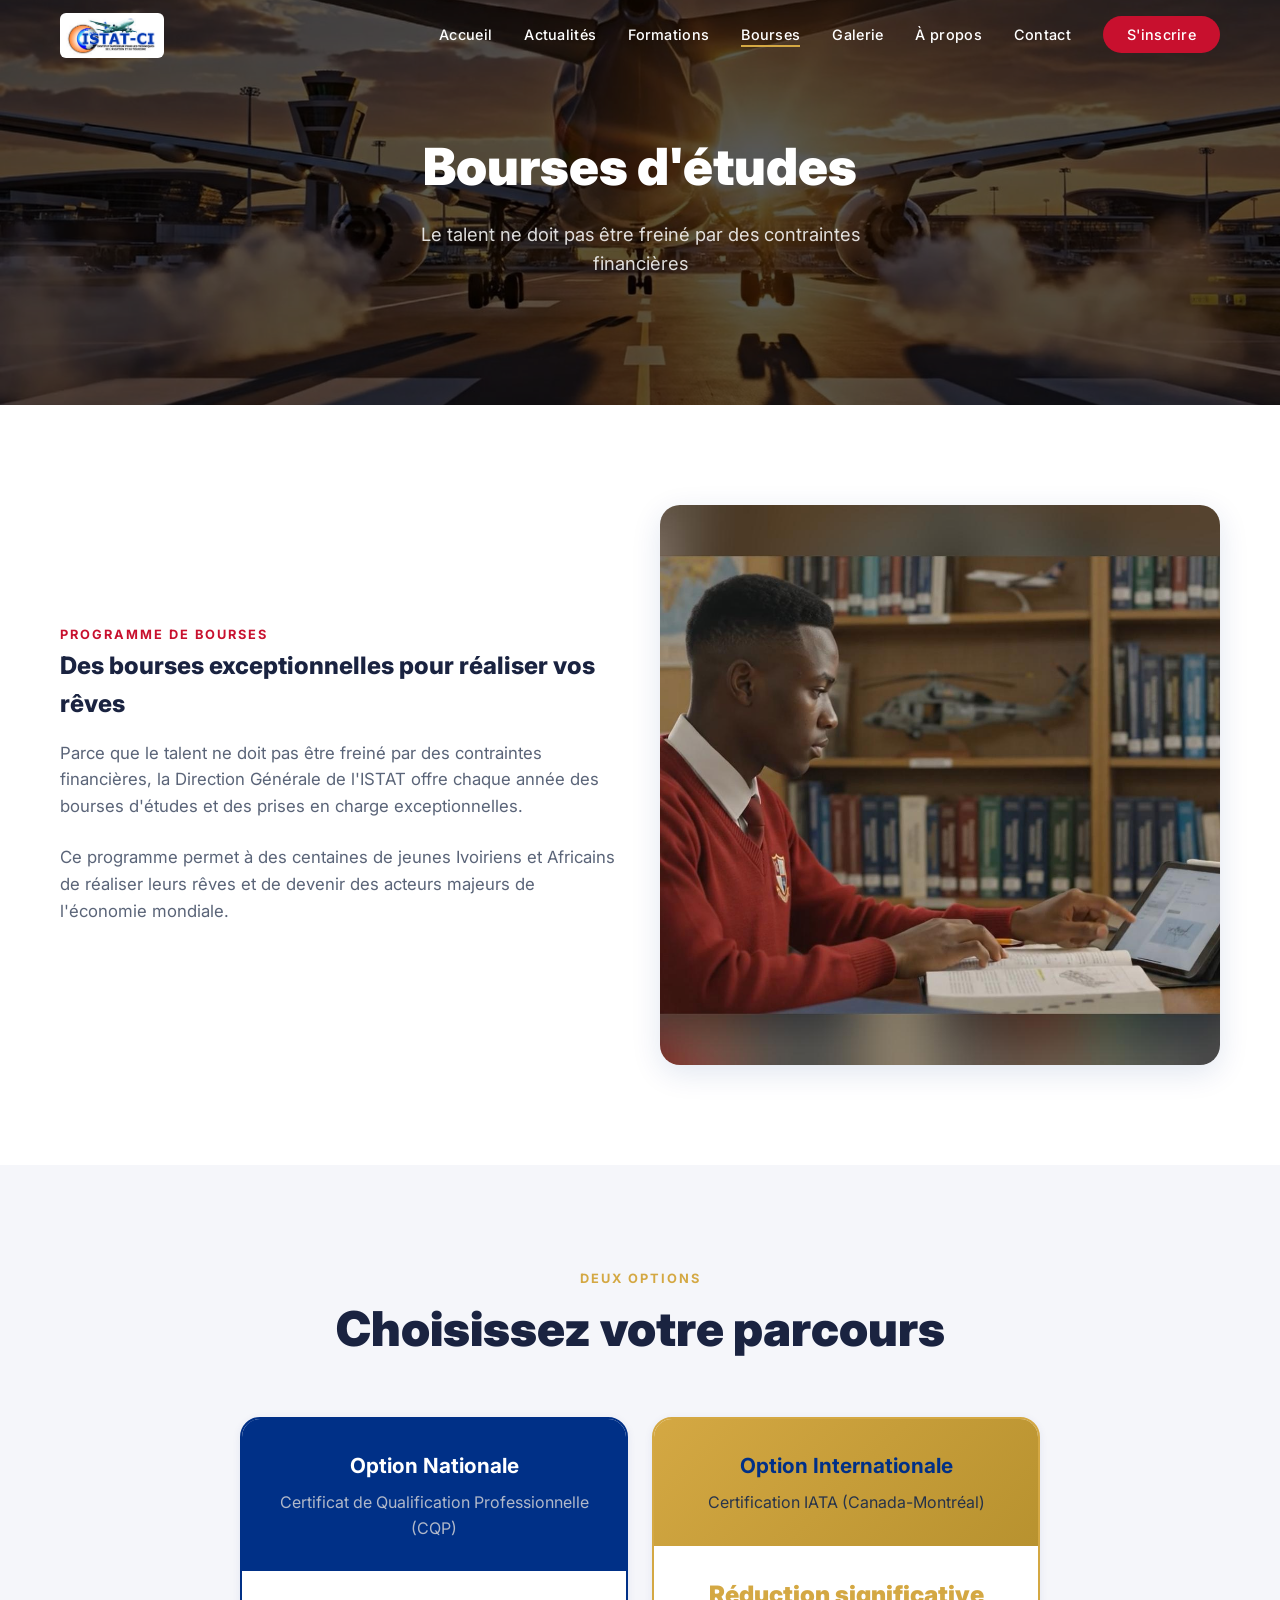
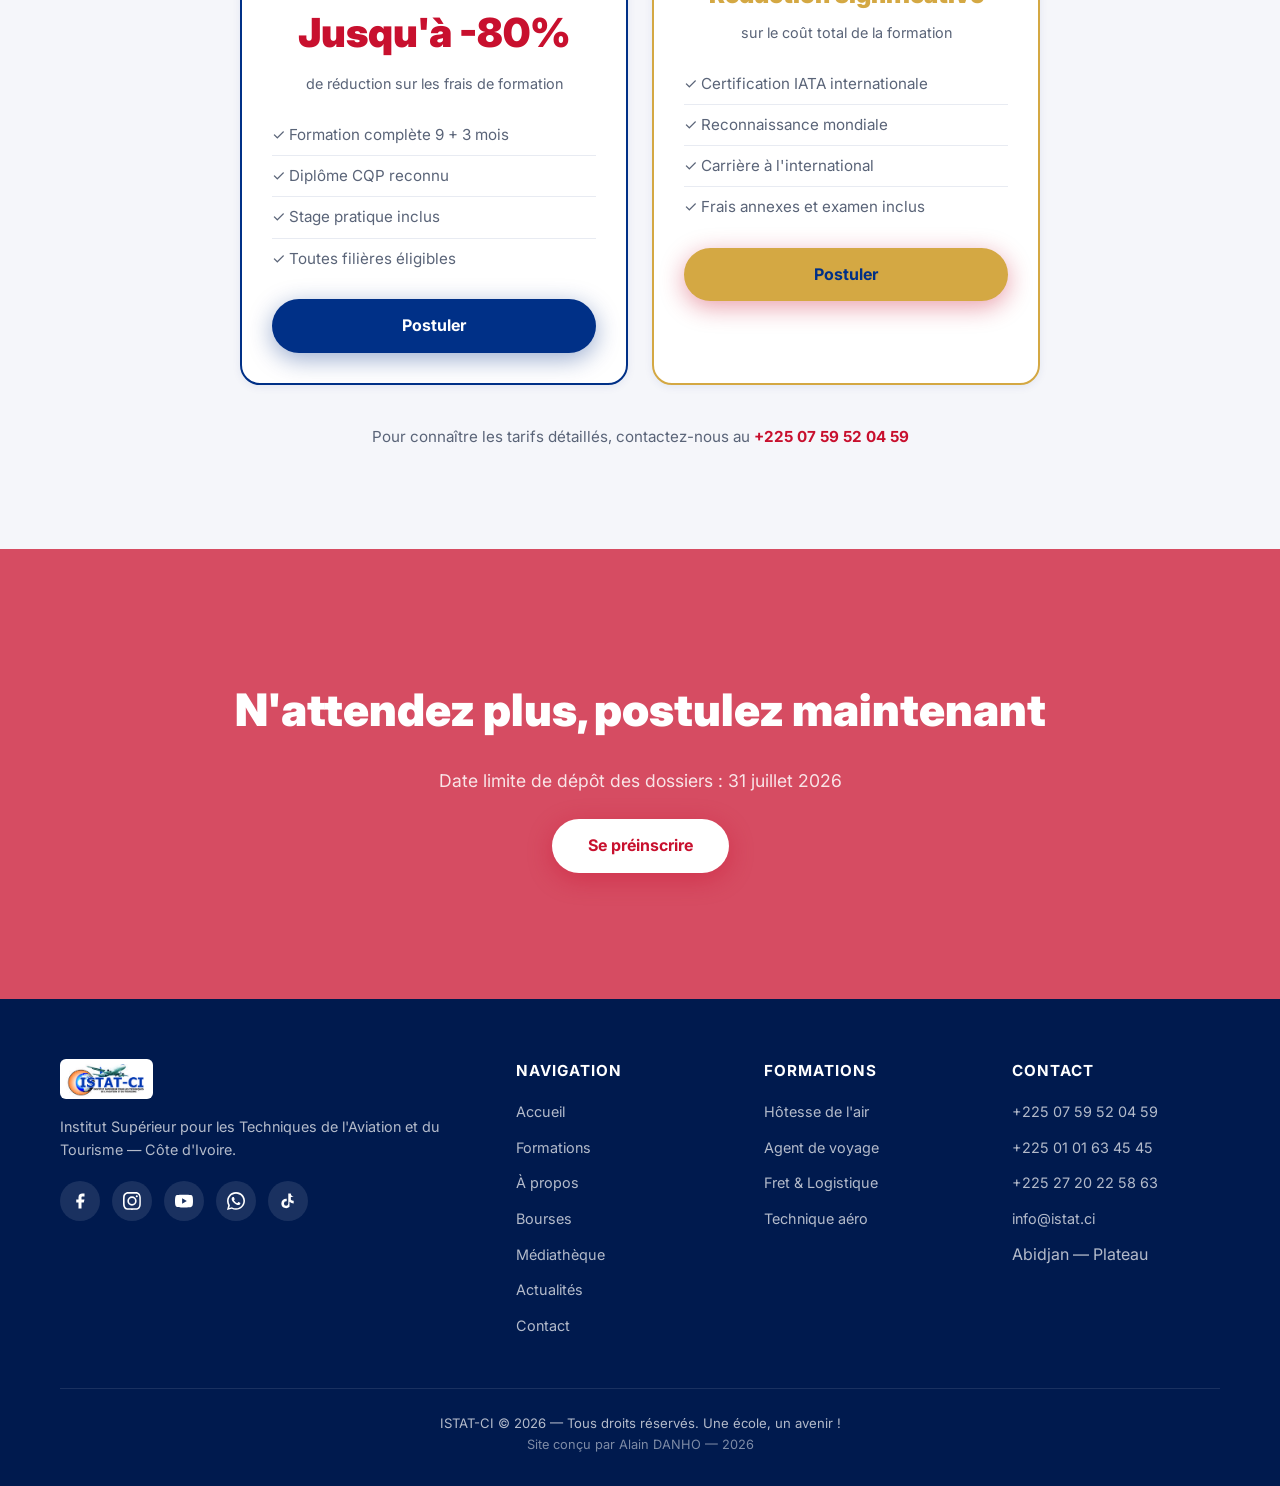
<file: pages/bourses.html>
<!DOCTYPE html>
<html lang="fr">
<head>
  <meta charset="UTF-8">
  <meta name="viewport" content="width=device-width, initial-scale=1.0">
  <title>Bourses d'études — ISTAT-CI</title>
  <meta name="description" content="Bénéficiez de bourses d'études exceptionnelles à l'ISTAT-CI. Option nationale CQP et certification internationale IATA.">
  <link rel="preconnect" href="https://fonts.googleapis.com">
  <link rel="preconnect" href="https://fonts.gstatic.com" crossorigin>
  <link href="https://fonts.googleapis.com/css2?family=Inter:wght@400;500;600;700;800;900&display=swap" rel="stylesheet">
  <link rel="stylesheet" href="../css/style.css">
</head>
<body>

<div class="nav-overlay"></div>
<nav class="navbar solid">
  <div class="container">
    <a href="../index.html" class="nav-logo"><img src="../assets/images/logo.jpg" alt="ISTAT-CI"></a>
    <ul class="nav-links">
      <li><a href="../index.html">Accueil</a></li>
      <li><a href="actualites.html">Actualités</a></li>
      <li><a href="formations.html">Formations</a></li>
      <li><a href="bourses.html" class="active">Bourses</a></li>
      <li><a href="mediatheque.html">Galerie</a></li>
      <li><a href="a-propos.html">À propos</a></li>
      <li><a href="contact.html">Contact</a></li>
      <li><a href="preinscription.html" class="nav-cta">S'inscrire</a></li>
    </ul>
    <button class="nav-toggle" aria-label="Menu"><span></span><span></span><span></span></button>
  </div>
</nav>

<div class="page-header">
  <div class="page-header-bg" style="background-image:url('../assets/images/avion_atterrissage.jpg');"></div>
  <div class="page-header-content">
    <h1>Bourses d'études</h1>
    <p>Le talent ne doit pas être freiné par des contraintes financières</p>
  </div>
</div>

<!-- INTRO BOURSES -->
<section>
  <div class="container">
    <div class="transform-grid">
      <div class="transform-text reveal-left">
        <span class="label" style="color:var(--red);font-size:0.8rem;font-weight:700;text-transform:uppercase;letter-spacing:2px;">Programme de bourses</span>
        <h3>Des bourses exceptionnelles pour réaliser vos rêves</h3>
        <p>Parce que le talent ne doit pas être freiné par des contraintes financières, la Direction Générale de l'ISTAT offre chaque année des bourses d'études et des prises en charge exceptionnelles.</p>
        <p>Ce programme permet à des centaines de jeunes Ivoiriens et Africains de réaliser leurs rêves et de devenir des acteurs majeurs de l'économie mondiale.</p>
      </div>
      <div class="transform-image reveal-right">
        <img src="../assets/images/etudiant_etude.jpg" alt="Étudiant boursier ISTAT-CI" loading="lazy" srcset="../assets/images/small/etudiant_etude.jpg 400w, ../assets/images/medium/etudiant_etude.jpg 800w, ../assets/images/etudiant_etude.jpg 1600w" sizes="(max-width: 480px) 400px, (max-width: 1024px) 800px, 1600px">
      </div>
    </div>
  </div>
</section>

<!-- OPTIONS -->
<section class="section-light">
  <div class="container">
    <div class="section-header reveal">
      <span class="label">Deux options</span>
      <h2>Choisissez votre parcours</h2>
    </div>
    <div class="formations-grid" style="max-width:800px;margin:0 auto;">
      <div class="formation-card reveal" style="text-align:center;border:2px solid var(--navy);">
        <div style="background:var(--navy);color:var(--white);padding:30px;">
          <h3 style="color:var(--white);font-size:1.3rem;">Option Nationale</h3>
          <p style="color:var(--gray-300);margin-top:8px;">Certificat de Qualification Professionnelle (CQP)</p>
        </div>
        <div class="formation-card-body" style="padding:30px;">
          <div style="font-size:2.5rem;font-weight:900;color:var(--red);margin-bottom:8px;">Jusqu'à -80%</div>
          <p style="color:var(--gray-600);">de réduction sur les frais de formation</p>
          <ul style="text-align:left;margin-top:20px;list-style:none;">
            <li style="padding:8px 0;border-bottom:1px solid var(--gray-100);color:var(--gray-600);font-size:0.95rem;">✓ Formation complète 9 + 3 mois</li>
            <li style="padding:8px 0;border-bottom:1px solid var(--gray-100);color:var(--gray-600);font-size:0.95rem;">✓ Diplôme CQP reconnu</li>
            <li style="padding:8px 0;border-bottom:1px solid var(--gray-100);color:var(--gray-600);font-size:0.95rem;">✓ Stage pratique inclus</li>
            <li style="padding:8px 0;color:var(--gray-600);font-size:0.95rem;">✓ Toutes filières éligibles</li>
          </ul>
          <a href="preinscription.html" class="btn btn-navy mt-20" style="width:100%;justify-content:center;">Postuler</a>
        </div>
      </div>
      <div class="formation-card reveal" style="text-align:center;border:2px solid var(--gold);">
        <div style="background:linear-gradient(135deg,var(--gold),#B8922F);color:var(--navy);padding:30px;">
          <h3 style="color:var(--navy);font-size:1.3rem;">Option Internationale</h3>
          <p style="color:var(--navy-dark);margin-top:8px;opacity:0.8;">Certification IATA (Canada-Montréal)</p>
        </div>
        <div class="formation-card-body" style="padding:30px;">
          <div style="font-size:1.5rem;font-weight:900;color:var(--gold);margin-bottom:8px;">Réduction significative</div>
          <p style="color:var(--gray-600);">sur le coût total de la formation</p>
          <ul style="text-align:left;margin-top:20px;list-style:none;">
            <li style="padding:8px 0;border-bottom:1px solid var(--gray-100);color:var(--gray-600);font-size:0.95rem;">✓ Certification IATA internationale</li>
            <li style="padding:8px 0;border-bottom:1px solid var(--gray-100);color:var(--gray-600);font-size:0.95rem;">✓ Reconnaissance mondiale</li>
            <li style="padding:8px 0;border-bottom:1px solid var(--gray-100);color:var(--gray-600);font-size:0.95rem;">✓ Carrière à l'international</li>
            <li style="padding:8px 0;color:var(--gray-600);font-size:0.95rem;">✓ Frais annexes et examen inclus</li>
          </ul>
          <a href="preinscription.html" class="btn btn-primary mt-20" style="width:100%;justify-content:center;background:var(--gold);color:var(--navy);">Postuler</a>
        </div>
      </div>
    </div>
    <p class="text-center mt-40 reveal" style="color:var(--gray-600);font-size:0.95rem;">Pour connaître les tarifs détaillés, contactez-nous au <a href="tel:+2250759520459" style="color:var(--red);font-weight:700;">+225 07 59 52 04 59</a></p>
  </div>
</section>

<!-- CTA -->
<div class="parallax-section">
  <div class="parallax-bg" style="background-image:url('../assets/images/hotesse_avion.jpg'); background-position: center 25%;"></div>
  <div class="parallax-overlay" style="background:rgba(200,16,46,0.75);"></div>
  <div class="parallax-content reveal">
    <h2>N'attendez plus, postulez maintenant</h2>
    <p style="color:rgba(255,255,255,0.85);font-size:1.1rem;margin-bottom:24px;">Date limite de dépôt des dossiers : 31 juillet 2026</p>
    <a href="preinscription.html" class="btn btn-primary" style="background:var(--white);color:var(--red);">Se préinscrire</a>
  </div>
</div>

<!-- FOOTER -->
<!-- Site realise par Alain DANHO - Tel: +225 05 54 43 97 64 -->
<footer class="footer">
  <div class="container">
    <div class="footer-grid">
      <div class="footer-brand">
        <img src="../assets/images/logo.jpg" alt="ISTAT-CI">
        <p>Institut Supérieur pour les Techniques de l'Aviation et du Tourisme — Côte d'Ivoire.</p>
        <div class="footer-social">
          <a href="https://www.facebook.com/profile.php?id=61577491554635" target="_blank" rel="noopener" aria-label="Facebook"><svg viewBox="0 0 24 24"><path d="M18 2h-3a5 5 0 0 0-5 5v3H7v4h3v8h4v-8h3l1-4h-4V7a1 1 0 0 1 1-1h3z"/></svg></a>
          <a href="https://www.instagram.com/istat.ci/" target="_blank" rel="noopener" aria-label="Instagram"><svg viewBox="0 0 24 24"><path d="M12 2.2c3.2 0 3.6 0 4.8.1 1.2.1 1.8.2 2.2.4.6.2 1 .5 1.4.9.4.4.7.8.9 1.4.2.4.4 1 .4 2.2.1 1.3.1 1.6.1 4.8s0 3.6-.1 4.8c-.1 1.2-.2 1.8-.4 2.2-.2.6-.5 1-.9 1.4-.4.4-.8.7-1.4.9-.4.2-1 .4-2.2.4-1.3.1-1.6.1-4.8.1s-3.6 0-4.8-.1c-1.2-.1-1.8-.2-2.2-.4-.6-.2-1-.5-1.4-.9-.4-.4-.7-.8-.9-1.4-.2-.4-.4-1-.4-2.2C2.2 15.6 2.2 15.2 2.2 12s0-3.6.1-4.8c.1-1.2.2-1.8.4-2.2.2-.6.5-1 .9-1.4.4-.4.8-.7 1.4-.9.4-.2 1-.4 2.2-.4C8.4 2.2 8.8 2.2 12 2.2zM12 0C8.7 0 8.3 0 7.1.1 5.8.1 4.9.3 4.1.6c-.8.3-1.5.7-2.1 1.3C1.3 2.6.9 3.3.6 4.1.3 4.9.1 5.8.1 7.1 0 8.3 0 8.7 0 12s0 3.7.1 4.9c.1 1.3.3 2.1.6 2.9.3.8.7 1.5 1.3 2.1.7.7 1.3 1.1 2.1 1.3.8.3 1.7.5 2.9.6 1.2.1 1.6.1 4.9.1s3.7 0 4.9-.1c1.3-.1 2.1-.3 2.9-.6.8-.3 1.5-.7 2.1-1.3.7-.7 1.1-1.3 1.3-2.1.3-.8.5-1.7.6-2.9.1-1.2.1-1.6.1-4.9s0-3.7-.1-4.9c-.1-1.3-.3-2.1-.6-2.9-.3-.8-.7-1.5-1.3-2.1C21.4 1.3 20.7.9 19.9.6 19.1.3 18.2.1 16.9.1 15.7 0 15.3 0 12 0zm0 5.8a6.2 6.2 0 1 0 0 12.4A6.2 6.2 0 0 0 12 5.8zM12 16a4 4 0 1 1 0-8 4 4 0 0 1 0 8zm6.4-11.8a1.4 1.4 0 1 0 0 2.8 1.4 1.4 0 0 0 0-2.8z"/></svg></a>
          <a href="https://www.youtube.com/@IstatC%C3%B4tedIvoire" target="_blank" rel="noopener" aria-label="YouTube"><svg viewBox="0 0 24 24"><path d="M23.5 6.2a3 3 0 0 0-2.1-2.1C19.5 3.5 12 3.5 12 3.5s-7.5 0-9.4.6A3 3 0 0 0 .5 6.2C0 8.1 0 12 0 12s0 3.9.5 5.8a3 3 0 0 0 2.1 2.1c1.9.6 9.4.6 9.4.6s7.5 0 9.4-.6a3 3 0 0 0 2.1-2.1c.5-1.9.5-5.8.5-5.8s0-3.9-.5-5.8zM9.5 15.6V8.4l6.3 3.6-6.3 3.6z"/></svg></a>
          <a href="https://wa.me/2250759520459" target="_blank" rel="noopener" aria-label="WhatsApp"><svg viewBox="0 0 24 24"><path d="M17.5 14.4c-.3-.1-1.7-.8-2-1-.3-.1-.5-.1-.7.2-.2.3-.8 1-.9 1.1-.2.2-.3.2-.6.1-.3-.1-1.2-.5-2.3-1.4-.9-.8-1.4-1.7-1.6-2-.2-.3 0-.5.1-.6.1-.1.3-.3.4-.5.1-.2.2-.3.3-.5.1-.2 0-.4 0-.5-.1-.1-.7-1.6-.9-2.2-.3-.6-.5-.5-.7-.5h-.6c-.2 0-.5.1-.8.4-.3.3-1 1-1 2.4s1 2.8 1.2 3c.1.2 2 3.1 4.9 4.3.7.3 1.2.5 1.6.6.7.2 1.3.2 1.8.1.5-.1 1.7-.7 1.9-1.4.2-.7.2-1.2.2-1.4-.1-.1-.3-.2-.6-.3zM12 21.8c-1.8 0-3.5-.5-5-1.3l-.4-.2-3.7 1 1-3.6-.2-.4c-1-1.5-1.5-3.3-1.5-5.2C2.2 6.6 6.6 2.2 12 2.2s9.8 4.4 9.8 9.8-4.4 9.8-9.8 9.8zM12 0C5.4 0 0 5.4 0 12c0 2.1.6 4.2 1.6 5.9L0 24l6.3-1.6c1.7.9 3.7 1.4 5.7 1.4 6.6 0 12-5.4 12-12S18.6 0 12 0z"/></svg></a>
          <a href="https://www.tiktok.com/@istat.ci" target="_blank" rel="noopener" aria-label="TikTok"><svg viewBox="0 0 24 24"><path d="M19.59 6.69a4.83 4.83 0 01-3.77-4.25V2h-3.45v13.67a2.89 2.89 0 01-2.88 2.5 2.89 2.89 0 01-2.89-2.89 2.89 2.89 0 012.89-2.89c.28 0 .54.04.79.1v-3.5a6.37 6.37 0 00-.79-.05A6.34 6.34 0 003.15 15.2a6.34 6.34 0 0010.86 4.46V13.1a8.28 8.28 0 005.58 2.15V11.8a4.84 4.84 0 01-3.77-1.34V6.69h3.77z"/></svg></a>        </div>
      </div>
      <div><h5>Navigation</h5><ul><li><a href="../index.html">Accueil</a></li><li><a href="formations.html">Formations</a></li><li><a href="a-propos.html">À propos</a></li><li><a href="bourses.html">Bourses</a></li><li><a href="mediatheque.html">Médiathèque</a></li>
      <li><a href="actualites.html">Actualités</a></li>
      <li><a href="contact.html">Contact</a></li></ul></div>
      <div><h5>Formations</h5><ul><li><a href="formations.html">Hôtesse de l'air</a></li><li><a href="formations.html">Agent de voyage</a></li><li><a href="formations.html">Fret & Logistique</a></li><li><a href="formations.html">Technique aéro</a></li></ul></div>
      <div><h5>Contact</h5><ul><li><a href="tel:+2250759520459">+225 07 59 52 04 59</a></li><li><a href="tel:+2250101634545">+225 01 01 63 45 45</a></li><li><a href="tel:+2252720225863">+225 27 20 22 58 63</a></li><li><a href="mailto:info@istat.ci">info@istat.ci</a></li><li>Abidjan — Plateau</li></ul></div>
    </div>
    <div class="footer-bottom">ISTAT-CI © 2026 — Tous droits réservés. Une école, un avenir !<br><span style="font-size:0.8rem;opacity:0.7;">Site con&ccedil;u par <a href="https://wa.me/2250554439764" target="_blank" rel="noopener" style="color:inherit;">Alain DANHO</a> &mdash; 2026</span></div>
  </div>
</footer>
<script src="../js/main.js"></script>
</body>
</html>
</file>
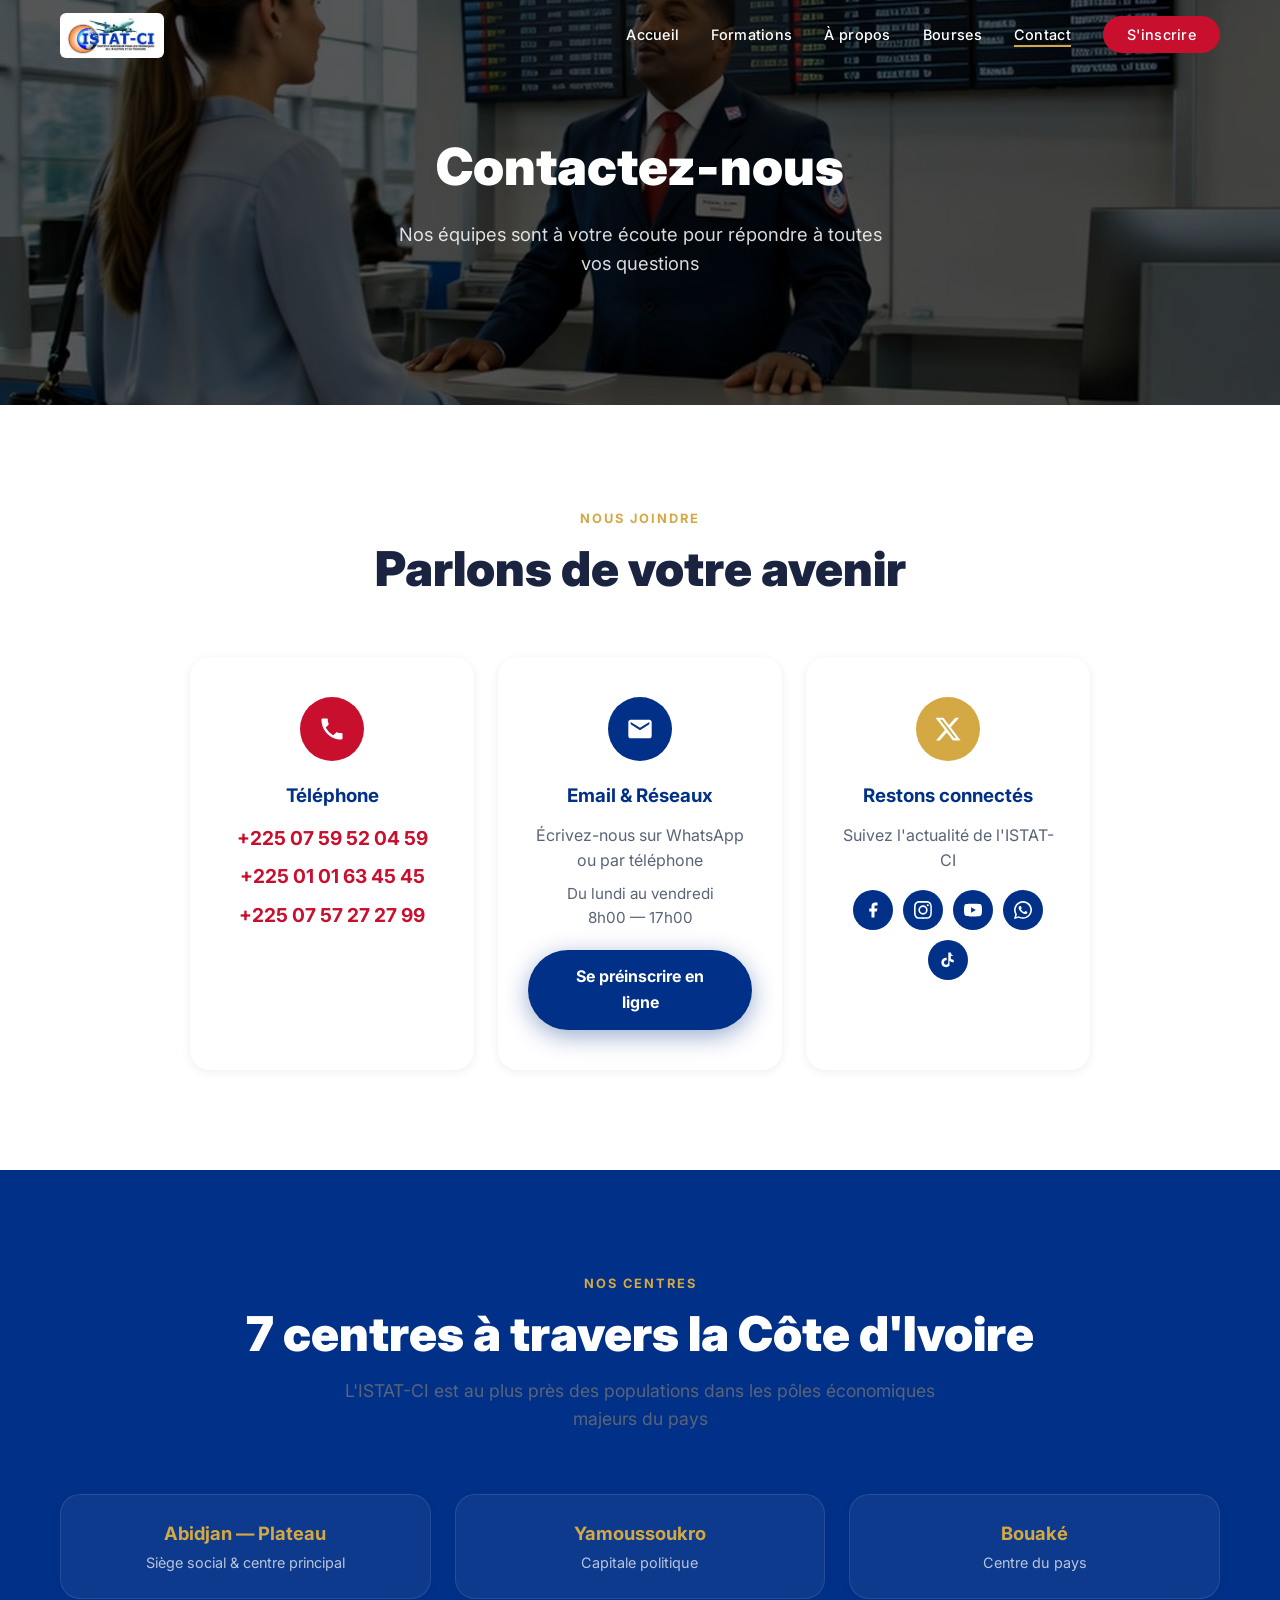
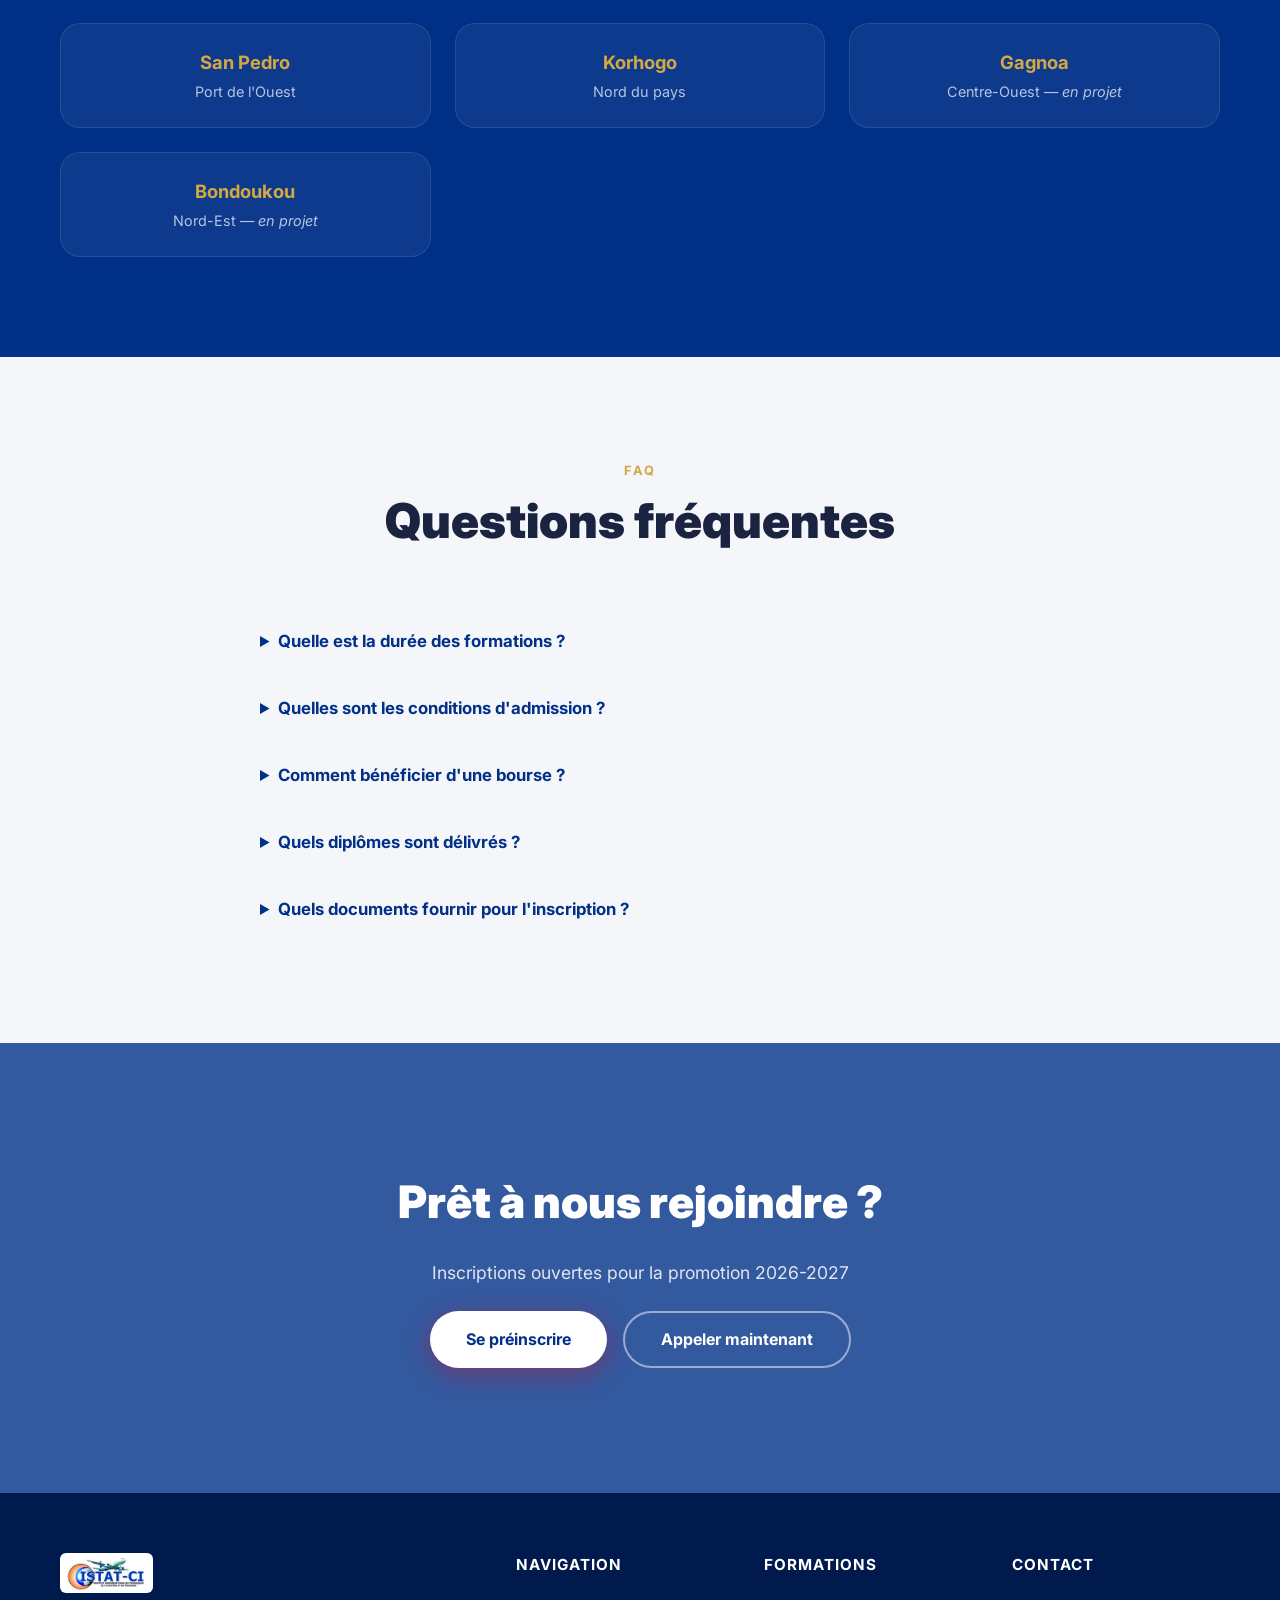
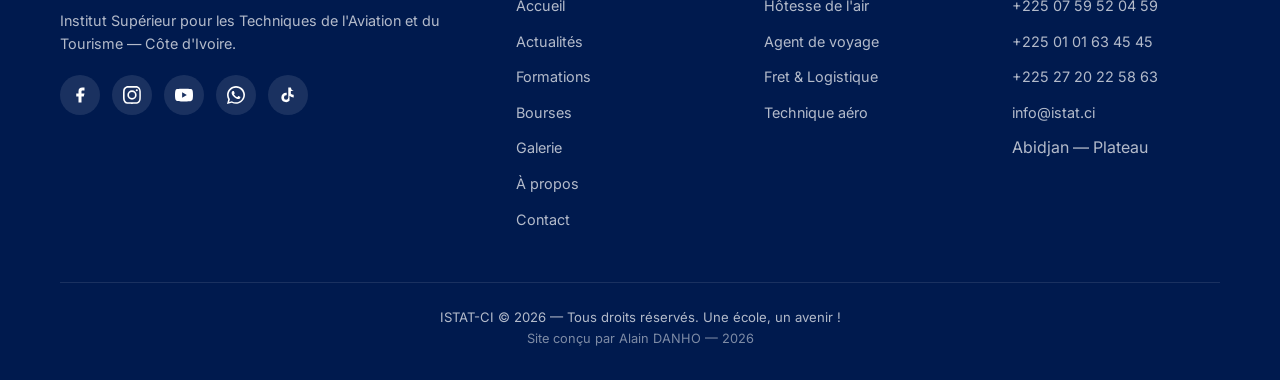
<file: pages/contact.html>
<!DOCTYPE html>
<html lang="fr">
<head>
  <meta charset="UTF-8">
  <meta name="viewport" content="width=device-width, initial-scale=1.0">
  <title>Contact — ISTAT-CI</title>
  <meta name="description" content="Contactez l'ISTAT-CI : téléphone, email, adresses de nos centres à Abidjan, Yamoussoukro, Bouaké, San Pedro, Korhogo, Gagnoa et Bondoukou.">
  <link rel="preconnect" href="https://fonts.googleapis.com">
  <link rel="preconnect" href="https://fonts.gstatic.com" crossorigin>
  <link href="https://fonts.googleapis.com/css2?family=Inter:wght@400;500;600;700;800;900&display=swap" rel="stylesheet">
  <link rel="stylesheet" href="../css/style.css">
</head>
<body>

<div class="nav-overlay"></div>
<nav class="navbar solid">
  <div class="container">
    <a href="../index.html" class="nav-logo"><img src="../assets/images/logo.jpg" alt="ISTAT-CI"></a>
    <ul class="nav-links">
      <li><a href="../index.html">Accueil</a></li>
      <li><a href="formations.html">Formations</a></li>
      <li><a href="a-propos.html">À propos</a></li>
      <li><a href="bourses.html">Bourses</a></li>
      <li><a href="contact.html" class="active">Contact</a></li>
      <li><a href="preinscription.html" class="nav-cta">S'inscrire</a></li>
    </ul>
    <button class="nav-toggle" aria-label="Menu"><span></span><span></span><span></span></button>
  </div>
</nav>

<div class="page-header">
  <div class="page-header-bg" style="background-image:url('../assets/images/accueil_comptoir.jpg');"></div>
  <div class="page-header-content">
    <h1>Contactez-nous</h1>
    <p>Nos équipes sont à votre écoute pour répondre à toutes vos questions</p>
  </div>
</div>

<!-- CONTACT PRINCIPAL -->
<section>
  <div class="container">
    <div class="section-header reveal">
      <span class="label">Nous joindre</span>
      <h2>Parlons de votre avenir</h2>
    </div>
    <div class="formations-grid" style="max-width:900px;margin:0 auto;">
      <div class="formation-card reveal" style="text-align:center;padding:40px 30px;">
        <div style="width:64px;height:64px;border-radius:50%;background:var(--red);display:flex;align-items:center;justify-content:center;margin:0 auto 20px;">
          <svg width="28" height="28" viewBox="0 0 24 24" fill="white"><path d="M6.62 10.79c1.44 2.83 3.76 5.14 6.59 6.59l2.2-2.2c.27-.27.67-.36 1.02-.24 1.12.37 2.33.57 3.57.57.55 0 1 .45 1 1V20c0 .55-.45 1-1 1-9.39 0-17-7.61-17-17 0-.55.45-1 1-1h3.5c.55 0 1 .45 1 1 0 1.25.2 2.45.57 3.57.11.35.03.74-.25 1.02l-2.2 2.2z"/></svg>
        </div>
        <h3 style="color:var(--navy);margin-bottom:12px;">Téléphone</h3>
        <a href="tel:+2250759520459" style="display:block;font-size:1.2rem;font-weight:700;color:var(--red);margin-bottom:8px;">+225 07 59 52 04 59</a>
        <a href="tel:+2250101634545" style="display:block;font-size:1.2rem;font-weight:700;color:var(--red);margin-bottom:8px;">+225 01 01 63 45 45</a>
        <a href="tel:+2250757272799" style="display:block;font-size:1.2rem;font-weight:700;color:var(--red);">+225 07 57 27 27 99</a>
      </div>
      <div class="formation-card reveal" style="text-align:center;padding:40px 30px;">
        <div style="width:64px;height:64px;border-radius:50%;background:var(--navy);display:flex;align-items:center;justify-content:center;margin:0 auto 20px;">
          <svg width="28" height="28" viewBox="0 0 24 24" fill="white"><path d="M20 4H4c-1.1 0-1.99.9-1.99 2L2 18c0 1.1.9 2 2 2h16c1.1 0 2-.9 2-2V6c0-1.1-.9-2-2-2zm0 4l-8 5-8-5V6l8 5 8-5v2z"/></svg>
        </div>
        <h3 style="color:var(--navy);margin-bottom:12px;">Email & Réseaux</h3>
        <p style="color:var(--gray-600);margin-bottom:8px;">Écrivez-nous sur WhatsApp ou par téléphone</p>
        <p style="color:var(--gray-600);font-size:0.95rem;">Du lundi au vendredi<br>8h00 — 17h00</p>
        <a href="preinscription.html" class="btn btn-navy mt-20" style="width:100%;justify-content:center;">Se préinscrire en ligne</a>
      </div>
      <div class="formation-card reveal" style="text-align:center;padding:40px 30px;">
        <div style="width:64px;height:64px;border-radius:50%;background:var(--gold);display:flex;align-items:center;justify-content:center;margin:0 auto 20px;">
          <svg width="28" height="28" viewBox="0 0 24 24" fill="white"><path d="M18.244 2.25h3.308l-7.227 8.26 8.502 11.24H16.17l-5.214-6.817L4.99 21.75H1.68l7.73-8.835L1.254 2.25H8.08l4.713 6.231zm-1.161 17.52h1.833L7.084 4.126H5.117z"/></svg>
        </div>
        <h3 style="color:var(--navy);margin-bottom:12px;">Restons connectés</h3>
        <p style="color:var(--gray-600);margin-bottom:16px;">Suivez l'actualité de l'ISTAT-CI</p>
        <div style="display:flex;justify-content:center;gap:10px;flex-wrap:wrap;">
          <a href="https://www.facebook.com/profile.php?id=61577491554635" target="_blank" rel="noopener" title="Facebook" style="width:40px;height:40px;border-radius:50%;background:var(--navy);display:flex;align-items:center;justify-content:center;transition:background 0.3s;" onmouseover="this.style.background='#1877F2'" onmouseout="this.style.background='var(--navy)'"><svg width="18" height="18" viewBox="0 0 24 24" fill="white"><path d="M18 2h-3a5 5 0 0 0-5 5v3H7v4h3v8h4v-8h3l1-4h-4V7a1 1 0 0 1 1-1h3z"/></svg></a>
          <a href="https://www.instagram.com/istat.ci/" target="_blank" rel="noopener" title="Instagram" style="width:40px;height:40px;border-radius:50%;background:var(--navy);display:flex;align-items:center;justify-content:center;transition:background 0.3s;" onmouseover="this.style.background='linear-gradient(45deg,#f09433,#e6683c,#dc2743,#cc2366,#bc1888)'" onmouseout="this.style.background='var(--navy)'"><svg width="18" height="18" viewBox="0 0 24 24" fill="white"><path d="M12 2.2c3.2 0 3.6 0 4.8.1 1.2.1 1.8.2 2.2.4.6.2 1 .5 1.4.9.4.4.7.8.9 1.4.2.4.4 1 .4 2.2.1 1.3.1 1.6.1 4.8s0 3.6-.1 4.8c-.1 1.2-.2 1.8-.4 2.2-.2.6-.5 1-.9 1.4-.4.4-.8.7-1.4.9-.4.2-1 .4-2.2.4-1.3.1-1.6.1-4.8.1s-3.6 0-4.8-.1c-1.2-.1-1.8-.2-2.2-.4-.6-.2-1-.5-1.4-.9-.4-.4-.7-.8-.9-1.4-.2-.4-.4-1-.4-2.2C2.2 15.6 2.2 15.2 2.2 12s0-3.6.1-4.8c.1-1.2.2-1.8.4-2.2.2-.6.5-1 .9-1.4.4-.4.8-.7 1.4-.9.4-.2 1-.4 2.2-.4C8.4 2.2 8.8 2.2 12 2.2zM12 0C8.7 0 8.3 0 7.1.1 5.8.1 4.9.3 4.1.6c-.8.3-1.5.7-2.1 1.3C1.3 2.6.9 3.3.6 4.1.3 4.9.1 5.8.1 7.1 0 8.3 0 8.7 0 12s0 3.7.1 4.9c.1 1.3.3 2.1.6 2.9.3.8.7 1.5 1.3 2.1.7.7 1.3 1.1 2.1 1.3.8.3 1.7.5 2.9.6 1.2.1 1.6.1 4.9.1s3.7 0 4.9-.1c1.3-.1 2.1-.3 2.9-.6.8-.3 1.5-.7 2.1-1.3.7-.7 1.1-1.3 1.3-2.1.3-.8.5-1.7.6-2.9.1-1.2.1-1.6.1-4.9s0-3.7-.1-4.9c-.1-1.3-.3-2.1-.6-2.9-.3-.8-.7-1.5-1.3-2.1C21.4 1.3 20.7.9 19.9.6 19.1.3 18.2.1 16.9.1 15.7 0 15.3 0 12 0zm0 5.8a6.2 6.2 0 1 0 0 12.4A6.2 6.2 0 0 0 12 5.8zM12 16a4 4 0 1 1 0-8 4 4 0 0 1 0 8zm6.4-11.8a1.4 1.4 0 1 0 0 2.8 1.4 1.4 0 0 0 0-2.8z"/></svg></a>
          <a href="https://www.youtube.com/@IstatC%C3%B4tedIvoire" target="_blank" rel="noopener" title="YouTube" style="width:40px;height:40px;border-radius:50%;background:var(--navy);display:flex;align-items:center;justify-content:center;transition:background 0.3s;" onmouseover="this.style.background='#FF0000'" onmouseout="this.style.background='var(--navy)'"><svg width="18" height="18" viewBox="0 0 24 24" fill="white"><path d="M23.5 6.2a3 3 0 0 0-2.1-2.1C19.5 3.5 12 3.5 12 3.5s-7.5 0-9.4.6A3 3 0 0 0 .5 6.2C0 8.1 0 12 0 12s0 3.9.5 5.8a3 3 0 0 0 2.1 2.1c1.9.6 9.4.6 9.4.6s7.5 0 9.4-.6a3 3 0 0 0 2.1-2.1c.5-1.9.5-5.8.5-5.8s0-3.9-.5-5.8zM9.5 15.6V8.4l6.3 3.6-6.3 3.6z"/></svg></a>
          <a href="https://wa.me/2250759520459" target="_blank" rel="noopener" title="WhatsApp" style="width:40px;height:40px;border-radius:50%;background:var(--navy);display:flex;align-items:center;justify-content:center;transition:background 0.3s;" onmouseover="this.style.background='#25D366'" onmouseout="this.style.background='var(--navy)'"><svg width="18" height="18" viewBox="0 0 24 24" fill="white"><path d="M17.5 14.4c-.3-.1-1.7-.8-2-1-.3-.1-.5-.1-.7.2-.2.3-.8 1-.9 1.1-.2.2-.3.2-.6.1-.3-.1-1.2-.5-2.3-1.4-.9-.8-1.4-1.7-1.6-2-.2-.3 0-.5.1-.6.1-.1.3-.3.4-.5.1-.2.2-.3.3-.5.1-.2 0-.4 0-.5-.1-.1-.7-1.6-.9-2.2-.3-.6-.5-.5-.7-.5h-.6c-.2 0-.5.1-.8.4-.3.3-1 1-1 2.4s1 2.8 1.2 3c.1.2 2 3.1 4.9 4.3.7.3 1.2.5 1.6.6.7.2 1.3.2 1.8.1.5-.1 1.7-.7 1.9-1.4.2-.7.2-1.2.2-1.4-.1-.1-.3-.2-.6-.3zM12 21.8c-1.8 0-3.5-.5-5-1.3l-.4-.2-3.7 1 1-3.6-.2-.4c-1-1.5-1.5-3.3-1.5-5.2C2.2 6.6 6.6 2.2 12 2.2s9.8 4.4 9.8 9.8-4.4 9.8-9.8 9.8zM12 0C5.4 0 0 5.4 0 12c0 2.1.6 4.2 1.6 5.9L0 24l6.3-1.6c1.7.9 3.7 1.4 5.7 1.4 6.6 0 12-5.4 12-12S18.6 0 12 0z"/></svg></a>
          <a href="https://www.tiktok.com/@istat.ci" target="_blank" rel="noopener" title="TikTok" style="width:40px;height:40px;border-radius:50%;background:var(--navy);display:flex;align-items:center;justify-content:center;transition:background 0.3s;" onmouseover="this.style.background='#000'" onmouseout="this.style.background='var(--navy)'"><svg width="18" height="18" viewBox="0 0 24 24" fill="white"><path d="M19.59 6.69a4.83 4.83 0 01-3.77-4.25V2h-3.45v13.67a2.89 2.89 0 01-2.88 2.5 2.89 2.89 0 01-2.89-2.89 2.89 2.89 0 012.89-2.89c.28 0 .54.04.79.1v-3.5a6.37 6.37 0 00-.79-.05A6.34 6.34 0 003.15 15.2a6.34 6.34 0 0010.86 4.46V13.1a8.28 8.28 0 005.58 2.15V11.8a4.84 4.84 0 01-3.77-1.34V6.69h3.77z"/></svg></a>
        </div>
      </div>
    </div>
  </div>
</section>

<!-- CENTRES -->
<section class="section-navy">
  <div class="container">
    <div class="section-header reveal">
      <span class="label">Nos centres</span>
      <h2>7 centres à travers la Côte d'Ivoire</h2>
      <p>L'ISTAT-CI est au plus près des populations dans les pôles économiques majeurs du pays</p>
    </div>
    <div class="formations-grid">
      <div class="formation-card reveal" style="background:rgba(255,255,255,0.05);border:1px solid rgba(255,255,255,0.1);">
        <div class="formation-card-body" style="text-align:center;">
          <h3 style="color:var(--gold);margin-bottom:4px;">Abidjan — Plateau</h3>
          <p style="color:rgba(255,255,255,0.7);font-size:0.9rem;">Siège social & centre principal</p>
        </div>
      </div>
      <div class="formation-card reveal" style="background:rgba(255,255,255,0.05);border:1px solid rgba(255,255,255,0.1);">
        <div class="formation-card-body" style="text-align:center;">
          <h3 style="color:var(--gold);margin-bottom:4px;">Yamoussoukro</h3>
          <p style="color:rgba(255,255,255,0.7);font-size:0.9rem;">Capitale politique</p>
        </div>
      </div>
      <div class="formation-card reveal" style="background:rgba(255,255,255,0.05);border:1px solid rgba(255,255,255,0.1);">
        <div class="formation-card-body" style="text-align:center;">
          <h3 style="color:var(--gold);margin-bottom:4px;">Bouaké</h3>
          <p style="color:rgba(255,255,255,0.7);font-size:0.9rem;">Centre du pays</p>
        </div>
      </div>
      <div class="formation-card reveal" style="background:rgba(255,255,255,0.05);border:1px solid rgba(255,255,255,0.1);">
        <div class="formation-card-body" style="text-align:center;">
          <h3 style="color:var(--gold);margin-bottom:4px;">San Pedro</h3>
          <p style="color:rgba(255,255,255,0.7);font-size:0.9rem;">Port de l'Ouest</p>
        </div>
      </div>
      <div class="formation-card reveal" style="background:rgba(255,255,255,0.05);border:1px solid rgba(255,255,255,0.1);">
        <div class="formation-card-body" style="text-align:center;">
          <h3 style="color:var(--gold);margin-bottom:4px;">Korhogo</h3>
          <p style="color:rgba(255,255,255,0.7);font-size:0.9rem;">Nord du pays</p>
        </div>
      </div>
      <div class="formation-card reveal" style="background:rgba(255,255,255,0.05);border:1px solid rgba(255,255,255,0.1);">
        <div class="formation-card-body" style="text-align:center;">
          <h3 style="color:var(--gold);margin-bottom:4px;">Gagnoa</h3>
          <p style="color:rgba(255,255,255,0.7);font-size:0.9rem;">Centre-Ouest — <em>en projet</em></p>
        </div>
      </div>
      <div class="formation-card reveal" style="background:rgba(255,255,255,0.05);border:1px solid rgba(255,255,255,0.1);">
        <div class="formation-card-body" style="text-align:center;">
          <h3 style="color:var(--gold);margin-bottom:4px;">Bondoukou</h3>
          <p style="color:rgba(255,255,255,0.7);font-size:0.9rem;">Nord-Est — <em>en projet</em></p>
        </div>
      </div>
    </div>
  </div>
</section>

<!-- FAQ -->
<section class="section-light">
  <div class="container" style="max-width:800px;">
    <div class="section-header reveal">
      <span class="label">FAQ</span>
      <h2>Questions fréquentes</h2>
    </div>
    <div class="reveal">
      <details style="border-bottom:1px solid var(--gray-200);padding:20px 0;">
        <summary style="cursor:pointer;font-weight:700;color:var(--navy);font-size:1.05rem;">Quelle est la durée des formations ?</summary>
        <p style="margin-top:12px;color:var(--gray-600);line-height:1.7;">Les formations durent 9 mois de cours théoriques suivis de 3 mois de stage pratique, soit 12 mois au total. Les cours sont disponibles en journée, en soirée et en ligne.</p>
      </details>
      <details style="border-bottom:1px solid var(--gray-200);padding:20px 0;">
        <summary style="cursor:pointer;font-weight:700;color:var(--navy);font-size:1.05rem;">Quelles sont les conditions d'admission ?</summary>
        <p style="margin-top:12px;color:var(--gray-600);line-height:1.7;">Niveau minimum requis : classe de 3ème. Les titulaires du BAC et BAC+ sont également éligibles. Un test d'entrée est organisé pour évaluer les candidats.</p>
      </details>
      <details style="border-bottom:1px solid var(--gray-200);padding:20px 0;">
        <summary style="cursor:pointer;font-weight:700;color:var(--navy);font-size:1.05rem;">Comment bénéficier d'une bourse ?</summary>
        <p style="margin-top:12px;color:var(--gray-600);line-height:1.7;">Des bourses et prises en charge exceptionnelles sont offertes par la Direction Générale. Remplissez le formulaire de préinscription en ligne ou contactez-nous par téléphone pour en savoir plus.</p>
      </details>
      <details style="border-bottom:1px solid var(--gray-200);padding:20px 0;">
        <summary style="cursor:pointer;font-weight:700;color:var(--navy);font-size:1.05rem;">Quels diplômes sont délivrés ?</summary>
        <p style="margin-top:12px;color:var(--gray-600);line-height:1.7;">Deux options : le Certificat de Qualification Professionnelle (CQP) national ou la certification internationale IATA (Canada-Montréal), reconnue dans le monde entier.</p>
      </details>
      <details style="border-bottom:1px solid var(--gray-200);padding:20px 0;">
        <summary style="cursor:pointer;font-weight:700;color:var(--navy);font-size:1.05rem;">Quels documents fournir pour l'inscription ?</summary>
        <p style="margin-top:12px;color:var(--gray-600);line-height:1.7;">Pièce d'identité (CNI ou extrait de naissance), dernier diplôme ou bulletin de notes, 4 photos d'identité, et une lettre de motivation. Vous pouvez soumettre ces documents en ligne via notre formulaire de préinscription.</p>
      </details>
    </div>
  </div>
</section>

<!-- CTA -->
<div class="parallax-section">
  <div class="parallax-bg" style="background-image:url('../assets/images/pilote_hotesse.jpg');"></div>
  <div class="parallax-overlay" style="background:rgba(0,48,135,0.8);"></div>
  <div class="parallax-content reveal">
    <h2>Prêt à nous rejoindre ?</h2>
    <p style="color:rgba(255,255,255,0.85);font-size:1.1rem;margin-bottom:24px;">Inscriptions ouvertes pour la promotion 2026-2027</p>
    <div class="hero-cta-group">
      <a href="preinscription.html" class="btn btn-primary" style="background:var(--white);color:var(--navy);">Se préinscrire</a>
      <a href="tel:+2250759520459" class="btn btn-outline">Appeler maintenant</a>
    </div>
  </div>
</div>

<!-- FOOTER -->
<!-- Site realise par Alain DANHO - Tel: +225 05 54 43 97 64 -->
<footer class="footer">
  <div class="container">
    <div class="footer-grid">
      <div class="footer-brand">
        <img src="../assets/images/logo.jpg" alt="ISTAT-CI">
        <p>Institut Supérieur pour les Techniques de l'Aviation et du Tourisme — Côte d'Ivoire.</p>
        <div class="footer-social">
          <a href="https://www.facebook.com/profile.php?id=61577491554635" target="_blank" rel="noopener" aria-label="Facebook"><svg viewBox="0 0 24 24"><path d="M18 2h-3a5 5 0 0 0-5 5v3H7v4h3v8h4v-8h3l1-4h-4V7a1 1 0 0 1 1-1h3z"/></svg></a>
          <a href="https://www.instagram.com/istat.ci/" target="_blank" rel="noopener" aria-label="Instagram"><svg viewBox="0 0 24 24"><path d="M12 2.2c3.2 0 3.6 0 4.8.1 1.2.1 1.8.2 2.2.4.6.2 1 .5 1.4.9.4.4.7.8.9 1.4.2.4.4 1 .4 2.2.1 1.3.1 1.6.1 4.8s0 3.6-.1 4.8c-.1 1.2-.2 1.8-.4 2.2-.2.6-.5 1-.9 1.4-.4.4-.8.7-1.4.9-.4.2-1 .4-2.2.4-1.3.1-1.6.1-4.8.1s-3.6 0-4.8-.1c-1.2-.1-1.8-.2-2.2-.4-.6-.2-1-.5-1.4-.9-.4-.4-.7-.8-.9-1.4-.2-.4-.4-1-.4-2.2C2.2 15.6 2.2 15.2 2.2 12s0-3.6.1-4.8c.1-1.2.2-1.8.4-2.2.2-.6.5-1 .9-1.4.4-.4.8-.7 1.4-.9.4-.2 1-.4 2.2-.4C8.4 2.2 8.8 2.2 12 2.2zM12 0C8.7 0 8.3 0 7.1.1 5.8.1 4.9.3 4.1.6c-.8.3-1.5.7-2.1 1.3C1.3 2.6.9 3.3.6 4.1.3 4.9.1 5.8.1 7.1 0 8.3 0 8.7 0 12s0 3.7.1 4.9c.1 1.3.3 2.1.6 2.9.3.8.7 1.5 1.3 2.1.7.7 1.3 1.1 2.1 1.3.8.3 1.7.5 2.9.6 1.2.1 1.6.1 4.9.1s3.7 0 4.9-.1c1.3-.1 2.1-.3 2.9-.6.8-.3 1.5-.7 2.1-1.3.7-.7 1.1-1.3 1.3-2.1.3-.8.5-1.7.6-2.9.1-1.2.1-1.6.1-4.9s0-3.7-.1-4.9c-.1-1.3-.3-2.1-.6-2.9-.3-.8-.7-1.5-1.3-2.1C21.4 1.3 20.7.9 19.9.6 19.1.3 18.2.1 16.9.1 15.7 0 15.3 0 12 0zm0 5.8a6.2 6.2 0 1 0 0 12.4A6.2 6.2 0 0 0 12 5.8zM12 16a4 4 0 1 1 0-8 4 4 0 0 1 0 8zm6.4-11.8a1.4 1.4 0 1 0 0 2.8 1.4 1.4 0 0 0 0-2.8z"/></svg></a>
          <a href="https://www.youtube.com/@IstatC%C3%B4tedIvoire" target="_blank" rel="noopener" aria-label="YouTube"><svg viewBox="0 0 24 24"><path d="M23.5 6.2a3 3 0 0 0-2.1-2.1C19.5 3.5 12 3.5 12 3.5s-7.5 0-9.4.6A3 3 0 0 0 .5 6.2C0 8.1 0 12 0 12s0 3.9.5 5.8a3 3 0 0 0 2.1 2.1c1.9.6 9.4.6 9.4.6s7.5 0 9.4-.6a3 3 0 0 0 2.1-2.1c.5-1.9.5-5.8.5-5.8s0-3.9-.5-5.8zM9.5 15.6V8.4l6.3 3.6-6.3 3.6z"/></svg></a>
          <a href="https://wa.me/2250759520459" target="_blank" rel="noopener" aria-label="WhatsApp"><svg viewBox="0 0 24 24"><path d="M17.5 14.4c-.3-.1-1.7-.8-2-1-.3-.1-.5-.1-.7.2-.2.3-.8 1-.9 1.1-.2.2-.3.2-.6.1-.3-.1-1.2-.5-2.3-1.4-.9-.8-1.4-1.7-1.6-2-.2-.3 0-.5.1-.6.1-.1.3-.3.4-.5.1-.2.2-.3.3-.5.1-.2 0-.4 0-.5-.1-.1-.7-1.6-.9-2.2-.3-.6-.5-.5-.7-.5h-.6c-.2 0-.5.1-.8.4-.3.3-1 1-1 2.4s1 2.8 1.2 3c.1.2 2 3.1 4.9 4.3.7.3 1.2.5 1.6.6.7.2 1.3.2 1.8.1.5-.1 1.7-.7 1.9-1.4.2-.7.2-1.2.2-1.4-.1-.1-.3-.2-.6-.3zM12 21.8c-1.8 0-3.5-.5-5-1.3l-.4-.2-3.7 1 1-3.6-.2-.4c-1-1.5-1.5-3.3-1.5-5.2C2.2 6.6 6.6 2.2 12 2.2s9.8 4.4 9.8 9.8-4.4 9.8-9.8 9.8zM12 0C5.4 0 0 5.4 0 12c0 2.1.6 4.2 1.6 5.9L0 24l6.3-1.6c1.7.9 3.7 1.4 5.7 1.4 6.6 0 12-5.4 12-12S18.6 0 12 0z"/></svg></a>
          <a href="https://www.tiktok.com/@istat.ci" target="_blank" rel="noopener" aria-label="TikTok"><svg viewBox="0 0 24 24"><path d="M19.59 6.69a4.83 4.83 0 01-3.77-4.25V2h-3.45v13.67a2.89 2.89 0 01-2.88 2.5 2.89 2.89 0 01-2.89-2.89 2.89 2.89 0 012.89-2.89c.28 0 .54.04.79.1v-3.5a6.37 6.37 0 00-.79-.05A6.34 6.34 0 003.15 15.2a6.34 6.34 0 0010.86 4.46V13.1a8.28 8.28 0 005.58 2.15V11.8a4.84 4.84 0 01-3.77-1.34V6.69h3.77z"/></svg></a>
        </div>
      </div>
      <div><h5>Navigation</h5><ul><li><a href="../index.html">Accueil</a></li>
      <li><a href="actualites.html">Actualités</a></li>
      <li><a href="formations.html">Formations</a></li>
      <li><a href="bourses.html">Bourses</a></li>
      <li><a href="mediatheque.html">Galerie</a></li>
      <li><a href="a-propos.html">À propos</a></li>
      <li><a href="contact.html" class="active">Contact</a></li></ul></div>
      <div><h5>Formations</h5><ul><li><a href="formations.html">Hôtesse de l'air</a></li><li><a href="formations.html">Agent de voyage</a></li><li><a href="formations.html">Fret & Logistique</a></li><li><a href="formations.html">Technique aéro</a></li></ul></div>
      <div><h5>Contact</h5><ul><li><a href="tel:+2250759520459">+225 07 59 52 04 59</a></li><li><a href="tel:+2250101634545">+225 01 01 63 45 45</a></li><li><a href="tel:+2252720225863">+225 27 20 22 58 63</a></li><li><a href="mailto:info@istat.ci">info@istat.ci</a></li><li>Abidjan — Plateau</li></ul></div>
    </div>
    <div class="footer-bottom">ISTAT-CI © 2026 — Tous droits réservés. Une école, un avenir !<br><span style="font-size:0.8rem;opacity:0.7;">Site con&ccedil;u par <a href="https://wa.me/2250554439764" target="_blank" rel="noopener" style="color:inherit;">Alain DANHO</a> &mdash; 2026</span></div>
  </div>
</footer>
<script src="../js/main.js"></script>
</body>
</html>
</file>
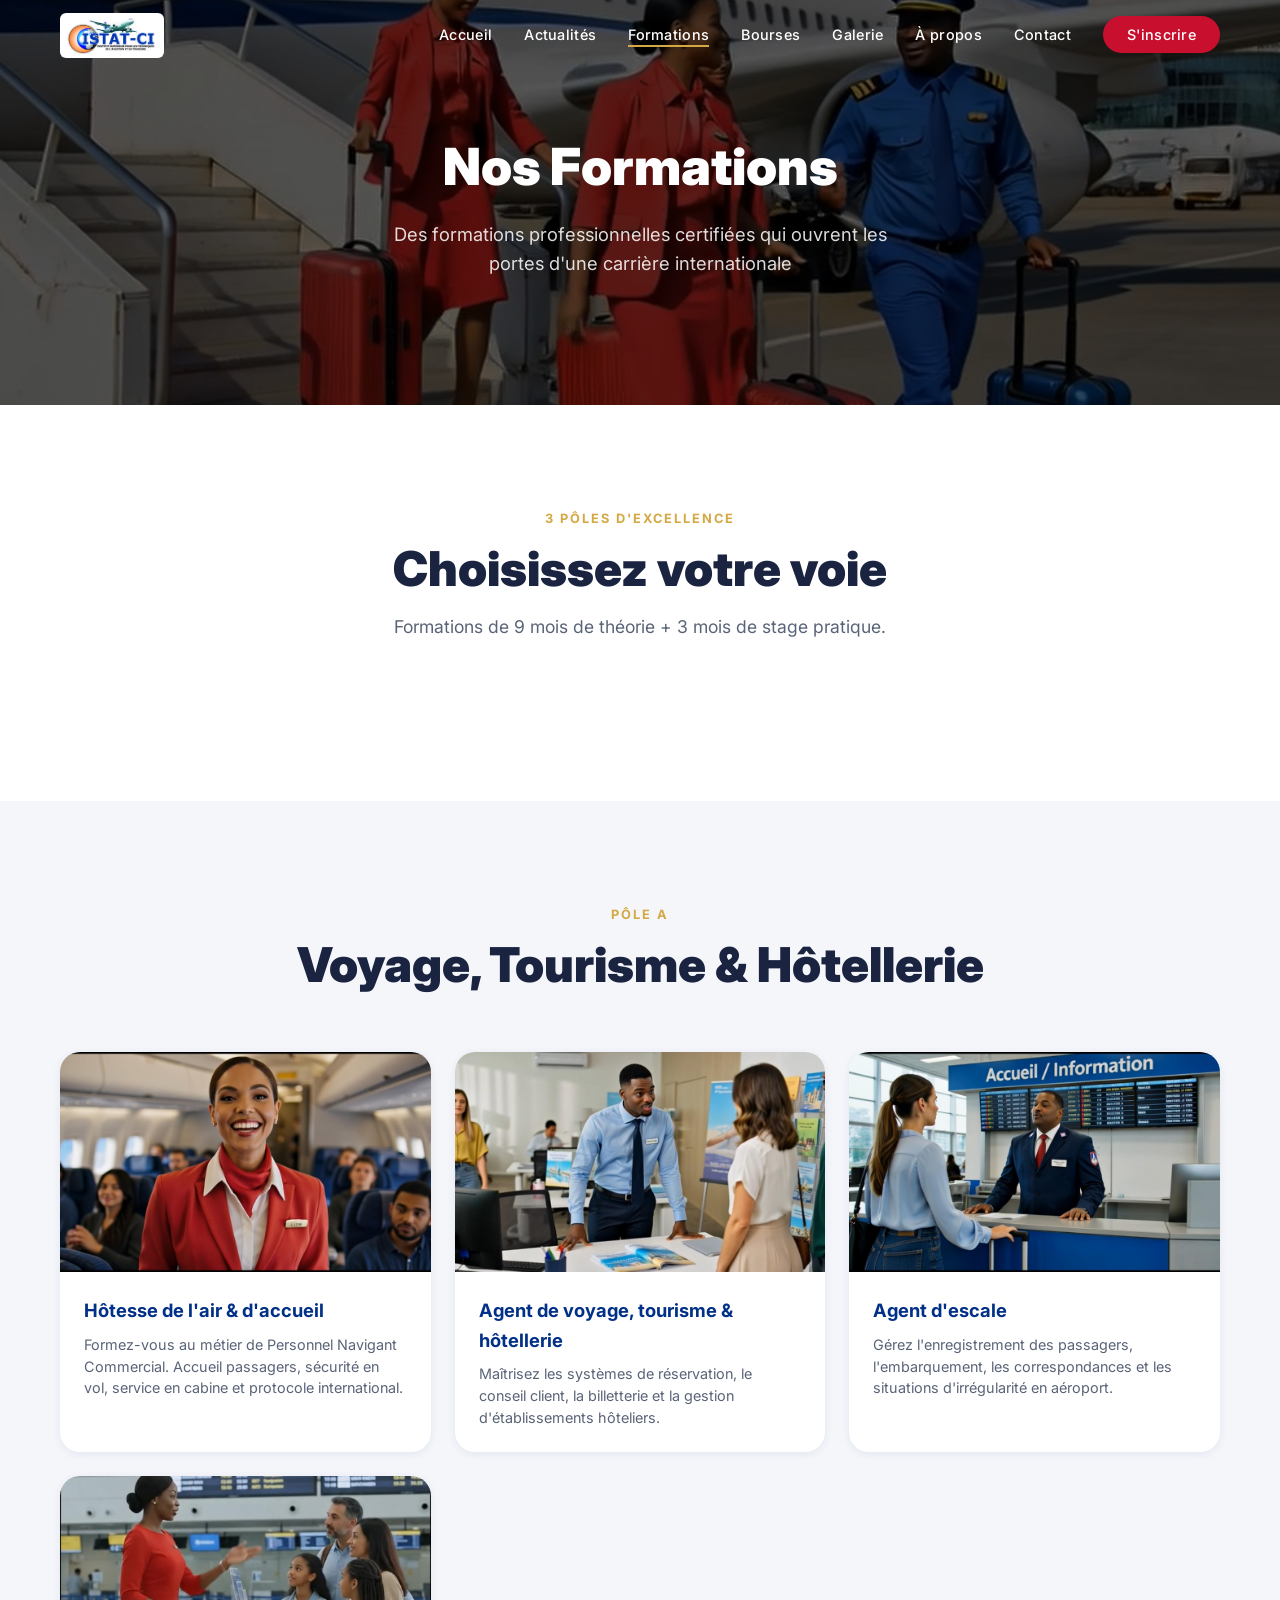
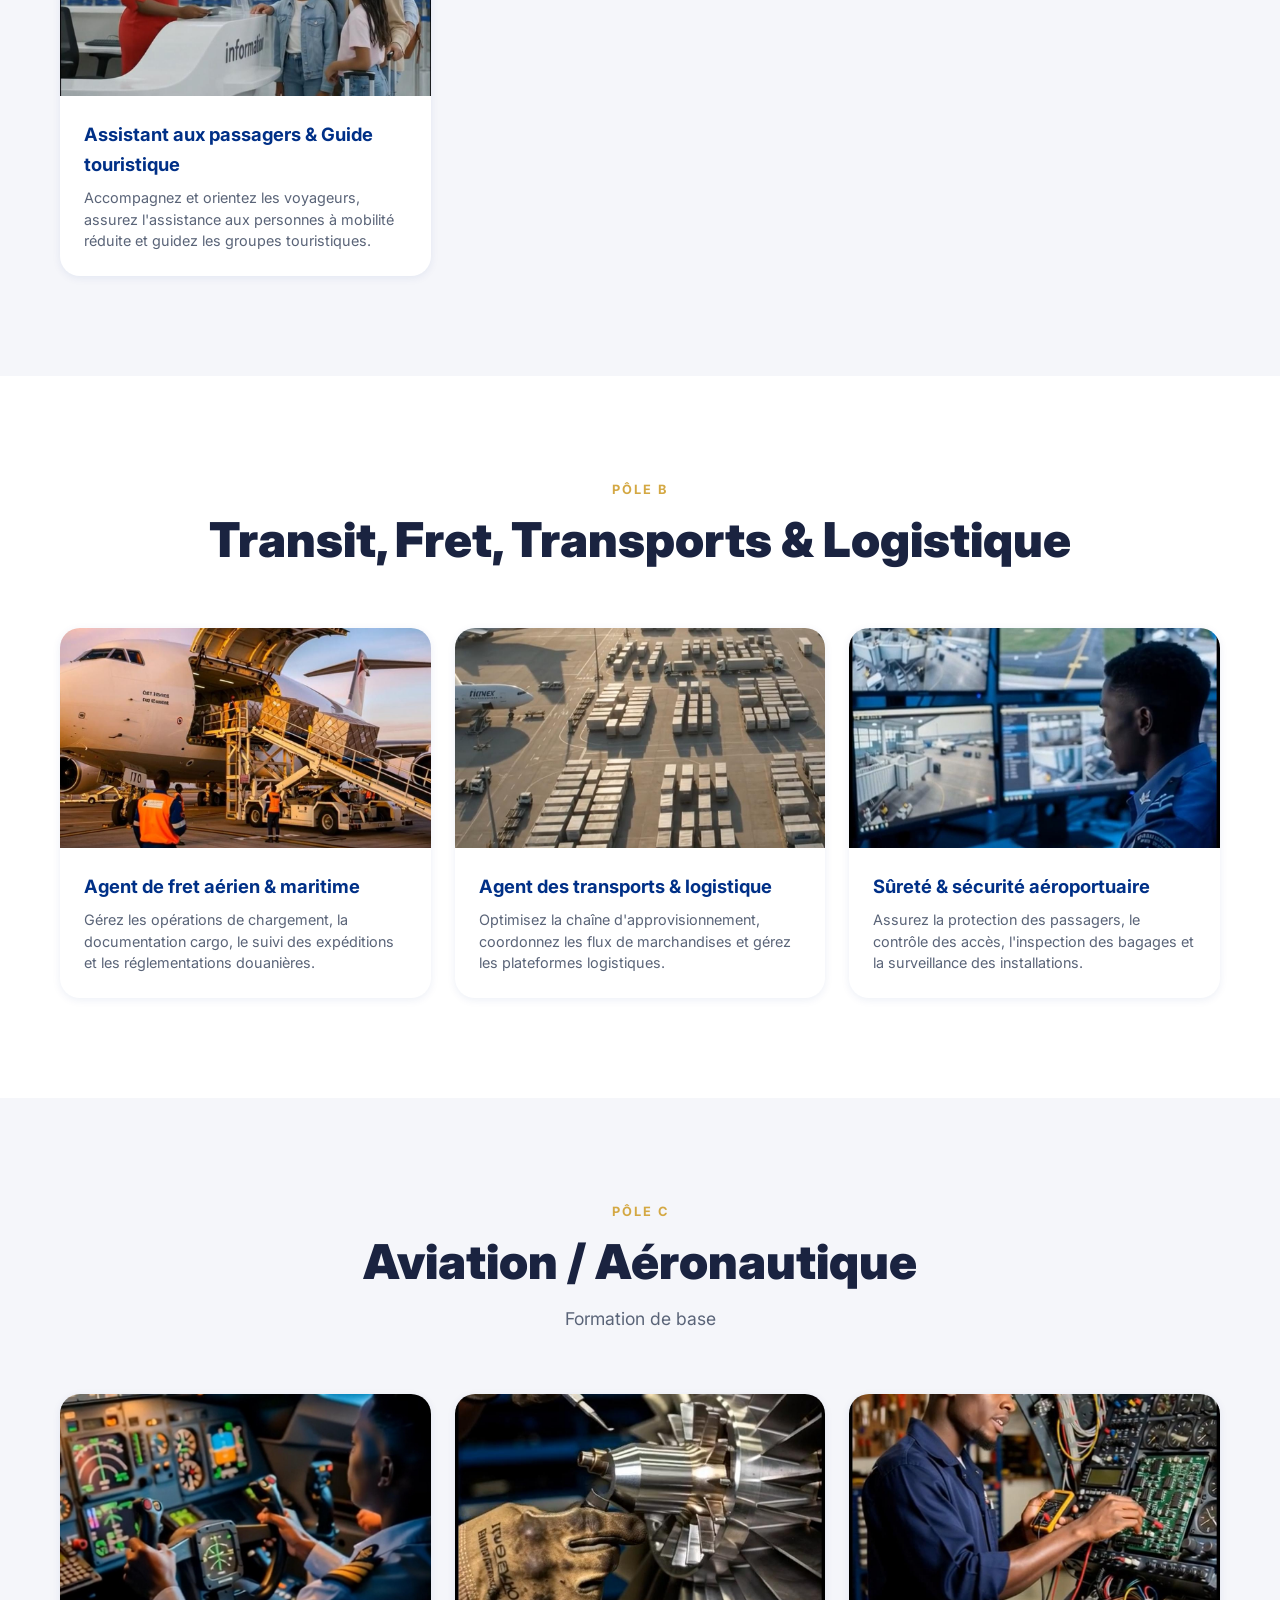
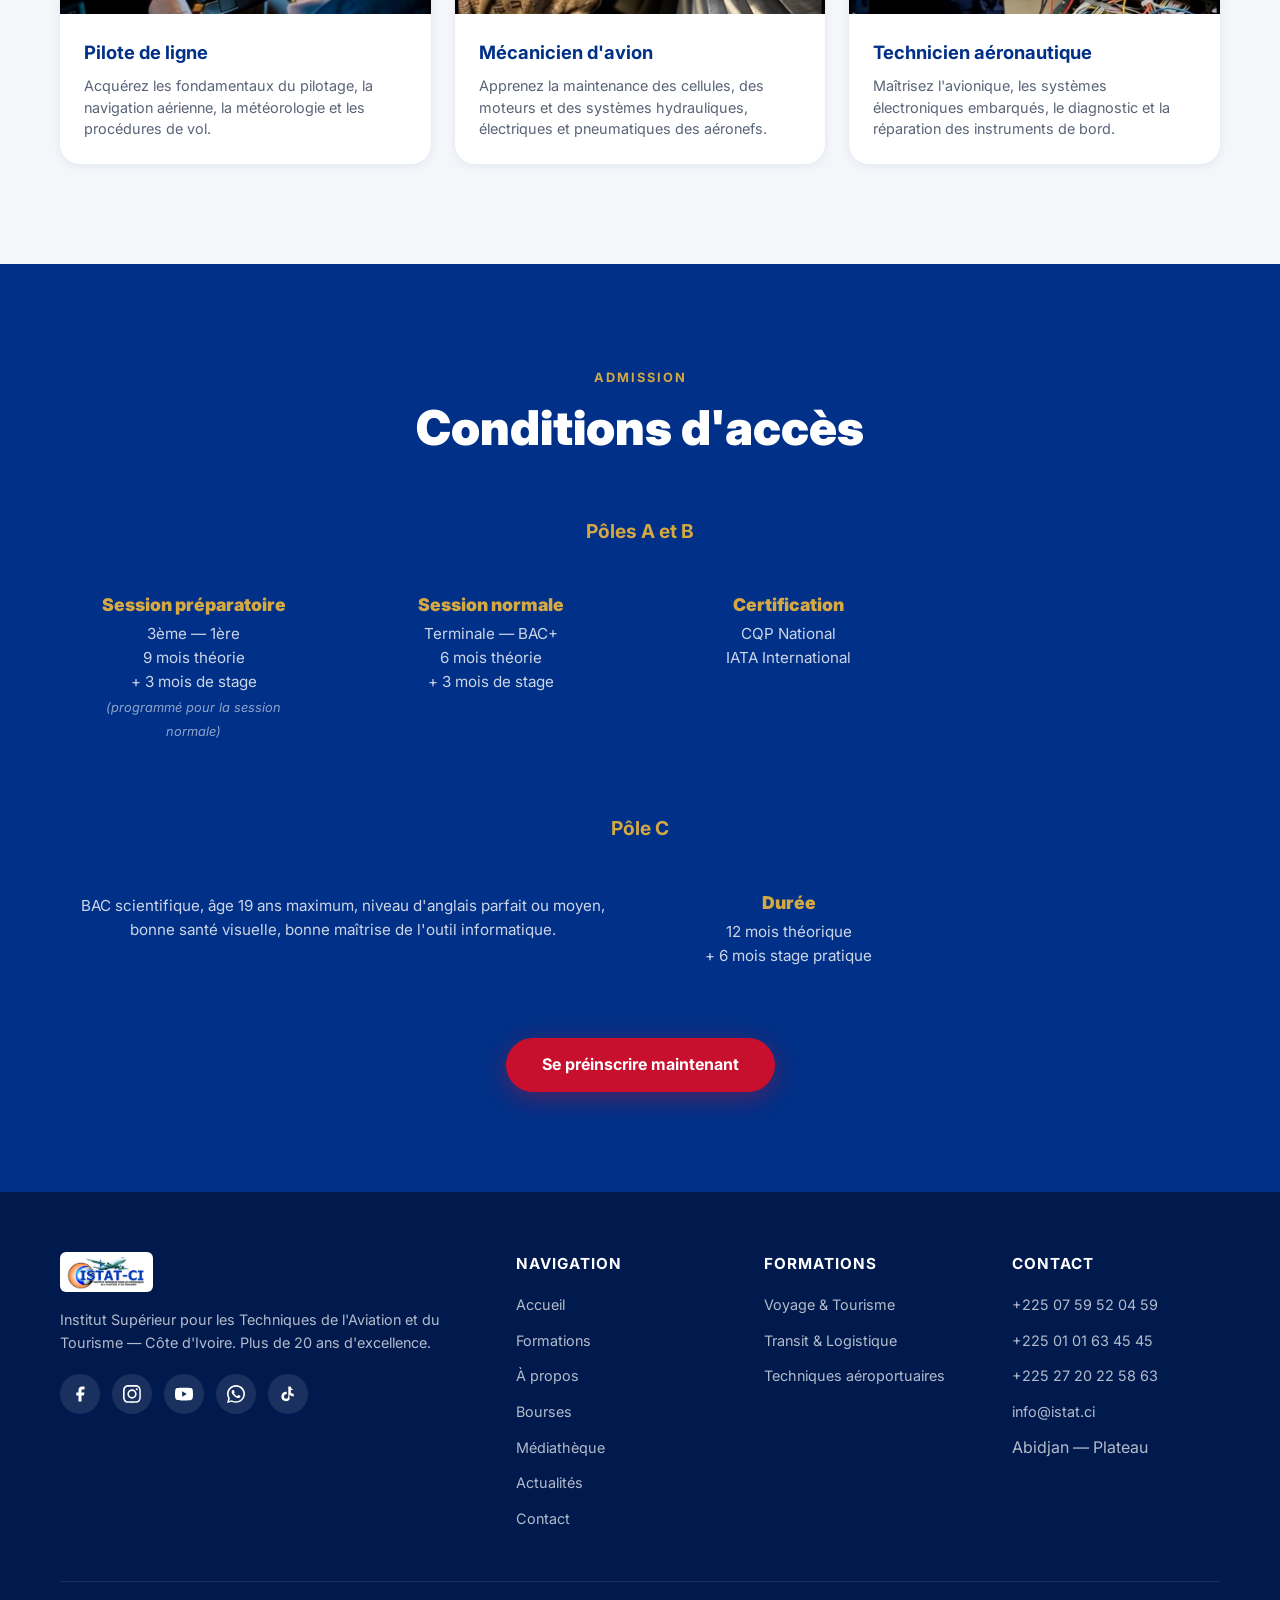
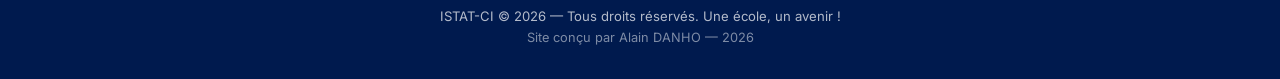
<file: pages/formations.html>
<!DOCTYPE html>
<html lang="fr">
<head>
  <meta charset="UTF-8">
  <meta name="viewport" content="width=device-width, initial-scale=1.0">
  <title>Formations — ISTAT-CI</title>
  <meta name="description" content="Découvrez nos formations certifiées IATA : hôtesse de l'air, agent de voyage, fret aérien, technicien aéronautique et plus.">
  <link rel="preconnect" href="https://fonts.googleapis.com">
  <link rel="preconnect" href="https://fonts.gstatic.com" crossorigin>
  <link href="https://fonts.googleapis.com/css2?family=Inter:wght@400;500;600;700;800;900&display=swap" rel="stylesheet">
  <link rel="stylesheet" href="../css/style.css">
</head>
<body>

<div class="nav-overlay"></div>
<nav class="navbar solid">
  <div class="container">
    <a href="../index.html" class="nav-logo"><img src="../assets/images/logo.jpg" alt="ISTAT-CI"></a>
    <ul class="nav-links">
      <li><a href="../index.html">Accueil</a></li>
      <li><a href="actualites.html">Actualités</a></li>
      <li><a href="formations.html" class="active">Formations</a></li>
      <li><a href="bourses.html">Bourses</a></li>
      <li><a href="mediatheque.html">Galerie</a></li>
      <li><a href="a-propos.html">À propos</a></li>
      <li><a href="contact.html">Contact</a></li>
      <li><a href="preinscription.html" class="nav-cta">S'inscrire</a></li>
    </ul>
    <button class="nav-toggle" aria-label="Menu"><span></span><span></span><span></span></button>
  </div>
</nav>

<!-- PAGE HEADER -->
<div class="page-header">
  <div class="page-header-bg" style="background-image:url('../assets/images/pilote_hotesse.jpg');"></div>
  <div class="page-header-content">
    <h1>Nos Formations</h1>
    <p>Des formations professionnelles certifiées qui ouvrent les portes d'une carrière internationale</p>
  </div>
</div>

<!-- INTRO -->
<section>
  <div class="container">
    <div class="section-header reveal">
      <span class="label">3 pôles d'excellence</span>
      <h2>Choisissez votre voie</h2>
      <p>Formations de 9 mois de théorie + 3 mois de stage pratique.</p>
    </div>
  </div>
</section>

<!-- PÔLE A -->
<section class="section-light" id="pole-a">
  <div class="container">
    <div class="section-header reveal">
      <span class="label">Pôle A</span>
      <h2>Voyage, Tourisme & Hôtellerie</h2>
    </div>
    <div class="formations-grid">
      <div class="formation-card reveal">
        <div class="formation-card-img"><img src="../assets/images/hotesse_avion.jpg" alt="Hôtesse de l'air" loading="lazy" srcset="../assets/images/small/hotesse_avion.jpg 400w, ../assets/images/medium/hotesse_avion.jpg 800w, ../assets/images/hotesse_avion.jpg 1600w" sizes="(max-width: 480px) 400px, (max-width: 1024px) 800px, 1600px"></div>
        <div class="formation-card-body">
          <h3>Hôtesse de l'air & d'accueil</h3>
          <p>Formez-vous au métier de Personnel Navigant Commercial. Accueil passagers, sécurité en vol, service en cabine et protocole international.</p>
        </div>
      </div>
      <div class="formation-card reveal">
        <div class="formation-card-img"><img src="../assets/images/tourisme.jpg" alt="Agent de voyage" loading="lazy" srcset="../assets/images/small/tourisme.jpg 400w, ../assets/images/medium/tourisme.jpg 800w, ../assets/images/tourisme.jpg 1600w" sizes="(max-width: 480px) 400px, (max-width: 1024px) 800px, 1600px"></div>
        <div class="formation-card-body">
          <h3>Agent de voyage, tourisme & hôtellerie</h3>
          <p>Maîtrisez les systèmes de réservation, le conseil client, la billetterie et la gestion d'établissements hôteliers.</p>
        </div>
      </div>
      <div class="formation-card reveal">
        <div class="formation-card-img"><img src="../assets/images/accueil_comptoir.jpg" alt="Agent d'escale" loading="lazy" srcset="../assets/images/small/accueil_comptoir.jpg 400w, ../assets/images/medium/accueil_comptoir.jpg 800w, ../assets/images/accueil_comptoir.jpg 1600w" sizes="(max-width: 480px) 400px, (max-width: 1024px) 800px, 1600px"></div>
        <div class="formation-card-body">
          <h3>Agent d'escale</h3>
          <p>Gérez l'enregistrement des passagers, l'embarquement, les correspondances et les situations d'irrégularité en aéroport.</p>
        </div>
      </div>
      <div class="formation-card reveal">
        <div class="formation-card-img"><img src="../assets/images/assistance_passagers.jpg" alt="Assistant passagers" loading="lazy" style="object-position: center 25%;" srcset="../assets/images/small/assistance_passagers.jpg 400w, ../assets/images/medium/assistance_passagers.jpg 800w, ../assets/images/assistance_passagers.jpg 1600w" sizes="(max-width: 480px) 400px, (max-width: 1024px) 800px, 1600px"></div>
        <div class="formation-card-body">
          <h3>Assistant aux passagers & Guide touristique</h3>
          <p>Accompagnez et orientez les voyageurs, assurez l'assistance aux personnes à mobilité réduite et guidez les groupes touristiques.</p>
        </div>
      </div>
    </div>
  </div>
</section>

<!-- PÔLE B -->
<section id="pole-b">
  <div class="container">
    <div class="section-header reveal">
      <span class="label">Pôle B</span>
      <h2>Transit, Fret, Transports & Logistique</h2>
    </div>
    <div class="formations-grid">
      <div class="formation-card reveal">
        <div class="formation-card-img"><img src="../assets/images/fret_aerien.jpg" alt="Fret aérien" loading="lazy" srcset="../assets/images/small/fret_aerien.jpg 400w, ../assets/images/medium/fret_aerien.jpg 800w, ../assets/images/fret_aerien.jpg 1600w" sizes="(max-width: 480px) 400px, (max-width: 1024px) 800px, 1600px"></div>
        <div class="formation-card-body">
          <h3>Agent de fret aérien & maritime</h3>
          <p>Gérez les opérations de chargement, la documentation cargo, le suivi des expéditions et les réglementations douanières.</p>
        </div>
      </div>
      <div class="formation-card reveal">
        <div class="formation-card-img"><img src="../assets/images/logistique.jpg" alt="Logistique" loading="lazy" srcset="../assets/images/small/logistique.jpg 400w, ../assets/images/medium/logistique.jpg 800w, ../assets/images/logistique.jpg 1600w" sizes="(max-width: 480px) 400px, (max-width: 1024px) 800px, 1600px"></div>
        <div class="formation-card-body">
          <h3>Agent des transports & logistique</h3>
          <p>Optimisez la chaîne d'approvisionnement, coordonnez les flux de marchandises et gérez les plateformes logistiques.</p>
        </div>
      </div>
      <div class="formation-card reveal">
        <div class="formation-card-img"><img src="../assets/images/securite_aero.jpg" alt="Sûreté aéroportuaire" loading="lazy" srcset="../assets/images/small/securite_aero.jpg 400w, ../assets/images/medium/securite_aero.jpg 800w, ../assets/images/securite_aero.jpg 1600w" sizes="(max-width: 480px) 400px, (max-width: 1024px) 800px, 1600px"></div>
        <div class="formation-card-body">
          <h3>Sûreté & sécurité aéroportuaire</h3>
          <p>Assurez la protection des passagers, le contrôle des accès, l'inspection des bagages et la surveillance des installations.</p>
        </div>
      </div>
    </div>
  </div>
</section>

<!-- PÔLE C -->
<section class="section-light" id="pole-c">
  <div class="container">
    <div class="section-header reveal">
      <span class="label">Pôle C</span>
      <h2>Aviation / Aéronautique</h2>
      <p>Formation de base</p>
    </div>
    <div class="formations-grid">
      <div class="formation-card reveal">
        <div class="formation-card-img"><img src="../assets/images/pilote_avion.jpg" alt="Pilote de ligne" loading="lazy" srcset="../assets/images/small/pilote_avion.jpg 400w, ../assets/images/medium/pilote_avion.jpg 800w, ../assets/images/pilote_avion.jpg 1600w" sizes="(max-width: 480px) 400px, (max-width: 1024px) 800px, 1600px"></div>
        <div class="formation-card-body">
          <h3>Pilote de ligne</h3>
          <p>Acquérez les fondamentaux du pilotage, la navigation aérienne, la météorologie et les procédures de vol.</p>
        </div>
      </div>
      <div class="formation-card reveal">
        <div class="formation-card-img"><img src="../assets/images/mecanicien.jpg" alt="Mécanicien d'avion" loading="lazy" srcset="../assets/images/small/mecanicien.jpg 400w, ../assets/images/medium/mecanicien.jpg 800w, ../assets/images/mecanicien.jpg 1600w" sizes="(max-width: 480px) 400px, (max-width: 1024px) 800px, 1600px"></div>
        <div class="formation-card-body">
          <h3>Mécanicien d'avion</h3>
          <p>Apprenez la maintenance des cellules, des moteurs et des systèmes hydrauliques, électriques et pneumatiques des aéronefs.</p>
        </div>
      </div>
      <div class="formation-card reveal">
        <div class="formation-card-img"><img src="../assets/images/technicien_aero.jpg" alt="Technicien aéronautique" loading="lazy" srcset="../assets/images/small/technicien_aero.jpg 400w, ../assets/images/medium/technicien_aero.jpg 800w, ../assets/images/technicien_aero.jpg 1600w" sizes="(max-width: 480px) 400px, (max-width: 1024px) 800px, 1600px"></div>
        <div class="formation-card-body">
          <h3>Technicien aéronautique</h3>
          <p>Maîtrisez l'avionique, les systèmes électroniques embarqués, le diagnostic et la réparation des instruments de bord.</p>
        </div>
      </div>
    </div>
  </div>
</section>


<!-- CONDITIONS -->
<section class="section-navy">
  <div class="container">
    <div class="section-header reveal">
      <span class="label">Admission</span>
      <h2>Conditions d'accès</h2>
    </div>
    <h3 style="color:var(--gold);margin-bottom:20px;font-size:1.2rem;text-align:center;" class="reveal">Pôles A et B</h3>
    <div class="stats-grid reveal">
      <div class="stat-card">
        <div class="stat-number" style="font-size:1.1rem;">Session préparatoire</div>
        <div class="stat-label">3ème — 1ère<br>9 mois théorie<br>+ 3 mois de stage<br><em style="font-size:0.8rem;opacity:0.7;">(programmé pour la session normale)</em></div>
      </div>
      <div class="stat-card">
        <div class="stat-number" style="font-size:1.1rem;">Session normale</div>
        <div class="stat-label">Terminale — BAC+<br>6 mois théorie<br>+ 3 mois de stage</div>
      </div>
      <div class="stat-card">
        <div class="stat-number" style="font-size:1.1rem;">Certification</div>
        <div class="stat-label">CQP National<br>IATA International</div>
      </div>
    </div>
    <h3 style="color:var(--gold);margin:40px 0 20px;font-size:1.2rem;text-align:center;" class="reveal">Pôle C</h3>
    <div class="stats-grid reveal">
      <div class="stat-card" style="grid-column: span 2;text-align:center;">
        <div class="stat-label">BAC scientifique, âge 19 ans maximum, niveau d'anglais parfait ou moyen, bonne santé visuelle, bonne maîtrise de l'outil informatique.</div>
      </div>
      <div class="stat-card" style="text-align:center;">
        <div class="stat-number" style="font-size:1.1rem;">Durée</div>
        <div class="stat-label">12 mois théorique<br>+ 6 mois stage pratique</div>
      </div>
    </div>
    <div class="text-center mt-40 reveal">
      <a href="preinscription.html" class="btn btn-primary">Se préinscrire maintenant</a>
    </div>
  </div>
</section>

<!-- FOOTER -->
<!-- Site realise par Alain DANHO - Tel: +225 05 54 43 97 64 -->
<footer class="footer">
  <div class="container">
    <div class="footer-grid">
      <div class="footer-brand">
        <img src="../assets/images/logo.jpg" alt="ISTAT-CI">
        <p>Institut Supérieur pour les Techniques de l'Aviation et du Tourisme — Côte d'Ivoire. Plus de 20 ans d'excellence.</p>
        <div class="footer-social">
          <a href="https://www.facebook.com/profile.php?id=61577491554635" target="_blank" rel="noopener" aria-label="Facebook"><svg viewBox="0 0 24 24"><path d="M18 2h-3a5 5 0 0 0-5 5v3H7v4h3v8h4v-8h3l1-4h-4V7a1 1 0 0 1 1-1h3z"/></svg></a>
          <a href="https://www.instagram.com/istat.ci/" target="_blank" rel="noopener" aria-label="Instagram"><svg viewBox="0 0 24 24"><path d="M12 2.2c3.2 0 3.6 0 4.8.1 1.2.1 1.8.2 2.2.4.6.2 1 .5 1.4.9.4.4.7.8.9 1.4.2.4.4 1 .4 2.2.1 1.3.1 1.6.1 4.8s0 3.6-.1 4.8c-.1 1.2-.2 1.8-.4 2.2-.2.6-.5 1-.9 1.4-.4.4-.8.7-1.4.9-.4.2-1 .4-2.2.4-1.3.1-1.6.1-4.8.1s-3.6 0-4.8-.1c-1.2-.1-1.8-.2-2.2-.4-.6-.2-1-.5-1.4-.9-.4-.4-.7-.8-.9-1.4-.2-.4-.4-1-.4-2.2C2.2 15.6 2.2 15.2 2.2 12s0-3.6.1-4.8c.1-1.2.2-1.8.4-2.2.2-.6.5-1 .9-1.4.4-.4.8-.7 1.4-.9.4-.2 1-.4 2.2-.4C8.4 2.2 8.8 2.2 12 2.2zM12 0C8.7 0 8.3 0 7.1.1 5.8.1 4.9.3 4.1.6c-.8.3-1.5.7-2.1 1.3C1.3 2.6.9 3.3.6 4.1.3 4.9.1 5.8.1 7.1 0 8.3 0 8.7 0 12s0 3.7.1 4.9c.1 1.3.3 2.1.6 2.9.3.8.7 1.5 1.3 2.1.7.7 1.3 1.1 2.1 1.3.8.3 1.7.5 2.9.6 1.2.1 1.6.1 4.9.1s3.7 0 4.9-.1c1.3-.1 2.1-.3 2.9-.6.8-.3 1.5-.7 2.1-1.3.7-.7 1.1-1.3 1.3-2.1.3-.8.5-1.7.6-2.9.1-1.2.1-1.6.1-4.9s0-3.7-.1-4.9c-.1-1.3-.3-2.1-.6-2.9-.3-.8-.7-1.5-1.3-2.1C21.4 1.3 20.7.9 19.9.6 19.1.3 18.2.1 16.9.1 15.7 0 15.3 0 12 0zm0 5.8a6.2 6.2 0 1 0 0 12.4A6.2 6.2 0 0 0 12 5.8zM12 16a4 4 0 1 1 0-8 4 4 0 0 1 0 8zm6.4-11.8a1.4 1.4 0 1 0 0 2.8 1.4 1.4 0 0 0 0-2.8z"/></svg></a>
          <a href="https://www.youtube.com/@IstatC%C3%B4tedIvoire" target="_blank" rel="noopener" aria-label="YouTube"><svg viewBox="0 0 24 24"><path d="M23.5 6.2a3 3 0 0 0-2.1-2.1C19.5 3.5 12 3.5 12 3.5s-7.5 0-9.4.6A3 3 0 0 0 .5 6.2C0 8.1 0 12 0 12s0 3.9.5 5.8a3 3 0 0 0 2.1 2.1c1.9.6 9.4.6 9.4.6s7.5 0 9.4-.6a3 3 0 0 0 2.1-2.1c.5-1.9.5-5.8.5-5.8s0-3.9-.5-5.8zM9.5 15.6V8.4l6.3 3.6-6.3 3.6z"/></svg></a>
          <a href="https://wa.me/2250759520459" target="_blank" rel="noopener" aria-label="WhatsApp"><svg viewBox="0 0 24 24"><path d="M17.5 14.4c-.3-.1-1.7-.8-2-1-.3-.1-.5-.1-.7.2-.2.3-.8 1-.9 1.1-.2.2-.3.2-.6.1-.3-.1-1.2-.5-2.3-1.4-.9-.8-1.4-1.7-1.6-2-.2-.3 0-.5.1-.6.1-.1.3-.3.4-.5.1-.2.2-.3.3-.5.1-.2 0-.4 0-.5-.1-.1-.7-1.6-.9-2.2-.3-.6-.5-.5-.7-.5h-.6c-.2 0-.5.1-.8.4-.3.3-1 1-1 2.4s1 2.8 1.2 3c.1.2 2 3.1 4.9 4.3.7.3 1.2.5 1.6.6.7.2 1.3.2 1.8.1.5-.1 1.7-.7 1.9-1.4.2-.7.2-1.2.2-1.4-.1-.1-.3-.2-.6-.3zM12 21.8c-1.8 0-3.5-.5-5-1.3l-.4-.2-3.7 1 1-3.6-.2-.4c-1-1.5-1.5-3.3-1.5-5.2C2.2 6.6 6.6 2.2 12 2.2s9.8 4.4 9.8 9.8-4.4 9.8-9.8 9.8zM12 0C5.4 0 0 5.4 0 12c0 2.1.6 4.2 1.6 5.9L0 24l6.3-1.6c1.7.9 3.7 1.4 5.7 1.4 6.6 0 12-5.4 12-12S18.6 0 12 0z"/></svg></a>
          <a href="https://www.tiktok.com/@istat.ci" target="_blank" rel="noopener" aria-label="TikTok"><svg viewBox="0 0 24 24"><path d="M19.59 6.69a4.83 4.83 0 01-3.77-4.25V2h-3.45v13.67a2.89 2.89 0 01-2.88 2.5 2.89 2.89 0 01-2.89-2.89 2.89 2.89 0 012.89-2.89c.28 0 .54.04.79.1v-3.5a6.37 6.37 0 00-.79-.05A6.34 6.34 0 003.15 15.2a6.34 6.34 0 0010.86 4.46V13.1a8.28 8.28 0 005.58 2.15V11.8a4.84 4.84 0 01-3.77-1.34V6.69h3.77z"/></svg></a>        </div>
      </div>
      <div>
        <h5>Navigation</h5>
        <ul>
          <li><a href="../index.html">Accueil</a></li>
          <li><a href="formations.html">Formations</a></li>
          <li><a href="a-propos.html">À propos</a></li>
          <li><a href="bourses.html">Bourses</a></li>
          <li><a href="mediatheque.html">Médiathèque</a></li>
      <li><a href="actualites.html">Actualités</a></li>
      <li><a href="contact.html">Contact</a></li>
        </ul>
      </div>
      <div>
        <h5>Formations</h5>
        <ul>
          <li><a href="#pole-a">Voyage & Tourisme</a></li>
          <li><a href="#pole-b">Transit & Logistique</a></li>
          <li><a href="#pole-c">Techniques aéroportuaires</a></li>
        </ul>
      </div>
      <div>
        <h5>Contact</h5>
        <ul>
          <li><a href="tel:+2250759520459">+225 07 59 52 04 59</a></li>
          <li><a href="tel:+2250101634545">+225 01 01 63 45 45</a></li>
          <li><a href="tel:+2252720225863">+225 27 20 22 58 63</a></li><li><a href="mailto:info@istat.ci">info@istat.ci</a></li>
          <li>Abidjan — Plateau</li>
        </ul>
      </div>
    </div>
    <div class="footer-bottom">ISTAT-CI © 2026 — Tous droits réservés. Une école, un avenir !<br><span style="font-size:0.8rem;opacity:0.7;">Site con&ccedil;u par <a href="https://wa.me/2250554439764" target="_blank" rel="noopener" style="color:inherit;">Alain DANHO</a> &mdash; 2026</span></div>
  </div>
</footer>
<script src="../js/main.js"></script>
</body>
</html>
</file>
<file: css/style.css>
:root {
  --navy: #003087;
  --navy-dark: #001a4e;
  --red: #C8102E;
  --red-dark: #9B0A20;
  --gold: #D4A843;
  --white: #ffffff;
  --off-white: #F5F6FA;
  --gray-100: #E8EBF2;
  --gray-300: #B0B8C9;
  --gray-600: #5A6478;
  --gray-900: #111827;
  --text: #1A2340;
  --shadow-sm: 0 2px 8px rgba(0,48,135,0.08);
  --shadow-md: 0 8px 30px rgba(0,48,135,0.12);
  --shadow-lg: 0 16px 50px rgba(0,48,135,0.18);
  --radius: 12px;
  --radius-lg: 20px;
  --transition: 0.3s cubic-bezier(0.4, 0, 0.2, 1);
  --font: 'Inter', -apple-system, BlinkMacSystemFont, 'Segoe UI', sans-serif;
  --max-w: 1200px;
}

*, *::before, *::after { box-sizing: border-box; margin: 0; padding: 0; }

html { scroll-behavior: smooth; -webkit-text-size-adjust: 100%; }

body {
  font-family: var(--font);
  color: var(--text);
  background: var(--white);
  line-height: 1.6;
  overflow-x: hidden;
}

img { max-width: 100%; height: auto; display: block; }
a { color: inherit; text-decoration: none; }
button { font-family: inherit; cursor: pointer; border: none; }

.container { width: 100%; max-width: var(--max-w); margin: 0 auto; padding: 0 20px; }

/* ══════════ NAVBAR ══════════ */
.navbar {
  position: fixed;
  top: 0; left: 0; right: 0;
  z-index: 1000;
  transition: background var(--transition), box-shadow var(--transition);
  padding: 0;
}
.navbar.transparent { background: transparent; }
.navbar.solid {
  background: rgba(0, 26, 78, 0.95);
  backdrop-filter: blur(12px);
  box-shadow: 0 2px 20px rgba(0,0,0,0.15);
}
.navbar .container {
  display: flex;
  align-items: center;
  justify-content: space-between;
  height: 70px;
}
.nav-logo img {
  height: 45px;
  width: auto;
  background: var(--white);
  border-radius: 6px;
  padding: 2px 6px;
  object-fit: contain;
}
.nav-links {
  display: flex;
  align-items: center;
  gap: 32px;
  list-style: none;
}
.nav-links a {
  color: var(--white);
  font-size: 0.9rem;
  font-weight: 500;
  letter-spacing: 0.3px;
  position: relative;
  transition: opacity var(--transition);
}
.nav-links a::after {
  content: '';
  position: absolute;
  bottom: -4px; left: 0;
  width: 0; height: 2px;
  background: var(--gold);
  transition: width var(--transition);
}
.nav-links a:hover::after,
.nav-links a.active::after { width: 100%; }
.nav-links a:hover { opacity: 0.9; }

.nav-cta {
  background: var(--red);
  color: var(--white) !important;
  padding: 10px 24px;
  border-radius: 50px;
  font-weight: 700;
  font-size: 0.85rem;
  transition: background var(--transition), transform var(--transition);
}
.nav-cta::after { display: none !important; }
.nav-cta:hover { background: var(--red-dark); transform: translateY(-1px); }

.nav-toggle {
  display: none;
  flex-direction: column;
  gap: 5px;
  background: none;
  padding: 8px;
}
.nav-toggle span {
  width: 24px; height: 2px;
  background: var(--white);
  border-radius: 2px;
  transition: transform var(--transition), opacity var(--transition);
}
.nav-toggle.open span:nth-child(1) { transform: rotate(45deg) translate(5px, 5px); }
.nav-toggle.open span:nth-child(2) { opacity: 0; }
.nav-toggle.open span:nth-child(3) { transform: rotate(-45deg) translate(5px, -5px); }

@media (max-width: 768px) {
  .nav-toggle { display: flex; }
  .nav-links {
    position: fixed;
    top: 0; right: -100%;
    width: 80%; height: 100vh;
    flex-direction: column;
    background: var(--navy-dark);
    padding: 100px 40px 40px;
    gap: 24px;
    transition: right var(--transition);
  }
  .nav-links.open { right: 0; }
  .nav-links a { font-size: 1.1rem; }
  .nav-overlay {
    display: none;
    position: fixed;
    inset: 0;
    background: rgba(0,0,0,0.5);
    z-index: 999;
  }
  .nav-overlay.open { display: block; }
}

/* ══════════ HERO ══════════ */
.hero {
  position: relative;
  height: 100vh;
  min-height: 600px;
  display: flex;
  align-items: center;
  justify-content: center;
  overflow: hidden;
}
.hero-video {
  position: absolute;
  inset: 0;
  width: 100%; height: 100%;
  object-fit: cover;
  z-index: 0;
}
.hero-overlay {
  position: absolute;
  inset: 0;
  background: linear-gradient(
    to bottom,
    rgba(0,26,78,0.55) 0%,
    rgba(0,26,78,0.35) 40%,
    rgba(0,26,78,0.65) 100%
  );
  z-index: 1;
}
.hero-content {
  position: relative;
  z-index: 2;
  text-align: center;
  color: var(--white);
  padding: 0 20px;
  padding-top: 15vh;
  max-width: 800px;
}
.hero-content h1 {
  font-size: clamp(2rem, 5vw, 3.8rem);
  font-weight: 900;
  line-height: 1.1;
  margin-bottom: 20px;
  text-shadow: 0 2px 12px rgba(0,0,0,0.3);
}
.hero-content h1 span { color: var(--gold); }
.hero-content p {
  font-size: clamp(1rem, 2vw, 1.25rem);
  opacity: 0.9;
  margin-bottom: 32px;
  max-width: 600px;
  margin-left: auto;
  margin-right: auto;
}
.hero-badges {
  display: flex;
  justify-content: center;
  gap: 12px;
  flex-wrap: wrap;
  margin-bottom: 36px;
}
.hero-badge {
  background: rgba(255,255,255,0.12);
  border: 1px solid rgba(255,255,255,0.25);
  backdrop-filter: blur(8px);
  padding: 8px 20px;
  border-radius: 50px;
  font-size: 0.85rem;
  font-weight: 600;
}
.hero-cta-group {
  display: flex;
  gap: 16px;
  justify-content: center;
  flex-wrap: wrap;
}
.btn {
  display: inline-flex;
  align-items: center;
  gap: 8px;
  padding: 14px 36px;
  border-radius: 50px;
  font-weight: 700;
  font-size: 1rem;
  transition: all var(--transition);
}
.btn-primary {
  background: var(--red);
  color: var(--white);
  box-shadow: 0 6px 25px rgba(200,16,46,0.4);
}
.btn-primary:hover {
  background: var(--red-dark);
  transform: translateY(-2px);
  box-shadow: 0 10px 35px rgba(200,16,46,0.5);
}
.btn-outline {
  background: transparent;
  color: var(--white);
  border: 2px solid rgba(255,255,255,0.5);
}
.btn-outline:hover {
  background: rgba(255,255,255,0.1);
  border-color: var(--white);
}
.btn-navy {
  background: var(--navy);
  color: var(--white);
  box-shadow: 0 6px 25px rgba(0,48,135,0.4);
}
.btn-navy:hover {
  background: var(--navy-dark);
  transform: translateY(-2px);
}

.hero-scroll {
  position: absolute;
  bottom: 30px;
  left: 50%;
  transform: translateX(-50%);
  z-index: 2;
  animation: bounce 2s infinite;
}
.hero-scroll svg { width: 30px; height: 30px; stroke: var(--white); opacity: 0.6; }

@keyframes bounce {
  0%, 100% { transform: translateX(-50%) translateY(0); }
  50% { transform: translateX(-50%) translateY(10px); }
}

.hero-video-controls {
  position: absolute;
  bottom: 30px; right: 30px;
  z-index: 2;
}
.hero-video-controls button {
  background: rgba(255,255,255,0.15);
  backdrop-filter: blur(8px);
  border: 1px solid rgba(255,255,255,0.25);
  color: var(--white);
  width: 44px; height: 44px;
  border-radius: 50%;
  display: flex;
  align-items: center;
  justify-content: center;
  transition: background var(--transition);
}
.hero-video-controls button:hover { background: rgba(255,255,255,0.25); }

@media (max-width: 768px) {
  .hero-content { padding-top: 8vh; }
  .hero-badges { margin-bottom: 20px; }
  .hero-content h1 { margin-bottom: 14px; }
  .hero-content p { margin-bottom: 20px; font-size: 0.95rem; }
  .hero-cta-group { gap: 10px; }
  .hero-cta-group .btn { padding: 12px 24px; font-size: 0.9rem; }
}

/* ══════════ SECTIONS ══════════ */
section { padding: 100px 0; }
@media (max-width: 768px) { section { padding: 60px 0; } }

.section-dark { background: var(--gray-900); color: var(--white); }
.section-light { background: var(--off-white); }
.section-navy { background: var(--navy); color: var(--white); }

.section-header {
  text-align: center;
  margin-bottom: 60px;
}
.section-header .label {
  display: inline-block;
  font-size: 0.8rem;
  font-weight: 700;
  text-transform: uppercase;
  letter-spacing: 2px;
  color: var(--gold);
  margin-bottom: 12px;
}
.section-dark .section-header .label { color: var(--gold); }
.section-header h2 {
  font-size: clamp(1.8rem, 4vw, 3rem);
  font-weight: 900;
  line-height: 1.15;
  margin-bottom: 16px;
}
.section-header p {
  font-size: 1.1rem;
  color: var(--gray-600);
  max-width: 600px;
  margin: 0 auto;
}
.section-dark .section-header p { color: var(--gray-300); }

/* ══════════ STATS ══════════ */
.stats-grid {
  display: grid;
  grid-template-columns: repeat(4, 1fr);
  gap: 30px;
}
.stat-card {
  text-align: center;
  padding: 30px 20px;
}
.stat-number {
  font-size: clamp(2.5rem, 5vw, 3.5rem);
  font-weight: 900;
  color: var(--gold);
  line-height: 1;
  margin-bottom: 8px;
}
.stat-label {
  font-size: 0.95rem;
  opacity: 0.8;
}
@media (max-width: 768px) {
  .stats-grid { grid-template-columns: repeat(2, 1fr); gap: 20px; }
}

/* ══════════ FORMATION CARDS ══════════ */
.formations-grid {
  display: grid;
  grid-template-columns: repeat(auto-fit, minmax(280px, 1fr));
  gap: 24px;
}
.formation-card {
  background: var(--white);
  border-radius: var(--radius-lg);
  overflow: hidden;
  box-shadow: var(--shadow-sm);
  transition: transform var(--transition), box-shadow var(--transition);
}
.formation-card:hover {
  transform: translateY(-6px);
  box-shadow: var(--shadow-lg);
}
.formation-card-img {
  height: 220px;
  overflow: hidden;
}
.formation-card-img img {
  width: 100%;
  height: 100%;
  object-fit: cover;
  transition: transform 0.5s ease;
}
.formation-card:hover .formation-card-img img { transform: scale(1.05); }
.formation-card-body { padding: 24px; }
.formation-card-body h3 {
  font-size: 1.15rem;
  font-weight: 700;
  margin-bottom: 8px;
  color: var(--navy);
}
.formation-card-body p {
  font-size: 0.9rem;
  color: var(--gray-600);
  line-height: 1.5;
}
.formation-card-link {
  display: inline-flex;
  align-items: center;
  gap: 6px;
  margin-top: 14px;
  font-size: 0.88rem;
  font-weight: 700;
  color: var(--red);
}
.formation-card-link:hover { gap: 10px; }

/* ══════════ CERTIFICATIONS ══════════ */
.certif-row {
  display: flex;
  align-items: center;
  justify-content: center;
  gap: 50px;
  flex-wrap: wrap;
}
.certif-item {
  display: flex;
  flex-direction: column;
  align-items: center;
  gap: 12px;
}
.certif-item img {
  height: 70px;
  width: auto;
  object-fit: contain;
  background: rgba(255,255,255,0.9);
  border-radius: 12px;
  padding: 10px;
}
.certif-item span {
  font-size: 0.85rem;
  font-weight: 600;
  opacity: 0.8;
}

/* ══════════ PARALLAX DIVIDER ══════════ */
.parallax-section {
  position: relative;
  height: 50vh;
  min-height: 350px;
  display: flex;
  align-items: center;
  justify-content: center;
  overflow: hidden;
}
.parallax-bg {
  position: absolute;
  inset: -20%;
  background-size: cover;
  background-position: center;
  background-attachment: fixed;
}
@media (max-width: 768px) { .parallax-bg { background-attachment: scroll; } }
.parallax-overlay {
  position: absolute;
  inset: 0;
  background: rgba(0,26,78,0.7);
}
.parallax-content {
  position: relative;
  z-index: 1;
  text-align: center;
  color: var(--white);
  padding: 0 20px;
}
.parallax-content h2 {
  font-size: clamp(1.6rem, 4vw, 2.8rem);
  font-weight: 900;
  margin-bottom: 20px;
}

/* ══════════ AVANT/APRES ══════════ */
.transform-grid {
  display: grid;
  grid-template-columns: 1fr 1fr;
  gap: 40px;
  align-items: center;
}
.transform-image {
  border-radius: var(--radius-lg);
  overflow: hidden;
  box-shadow: var(--shadow-md);
}
.transform-image img { width: 100%; }
.transform-text h3 {
  font-size: 1.5rem;
  font-weight: 800;
  margin-bottom: 16px;
}
.transform-text p {
  font-size: 1.05rem;
  color: var(--gray-600);
  margin-bottom: 24px;
}
@media (max-width: 768px) {
  .transform-grid { grid-template-columns: 1fr; gap: 24px; }
}

/* ══════════ CONTACT CARDS ══════════ */
.contact-grid {
  display: grid;
  grid-template-columns: repeat(auto-fit, minmax(250px, 1fr));
  gap: 24px;
}
.contact-card {
  background: var(--white);
  padding: 30px;
  border-radius: var(--radius);
  text-align: center;
  box-shadow: var(--shadow-sm);
}
.contact-card-icon {
  width: 60px; height: 60px;
  background: var(--navy);
  border-radius: 50%;
  display: flex;
  align-items: center;
  justify-content: center;
  margin: 0 auto 16px;
  font-size: 1.5rem;
}
.contact-card h4 {
  font-size: 1.1rem;
  margin-bottom: 8px;
  color: var(--navy);
}
.contact-card p { font-size: 0.95rem; color: var(--gray-600); }
.contact-card a { color: var(--red); font-weight: 600; }

/* ══════════ FOOTER ══════════ */
.footer {
  background: var(--navy-dark);
  color: rgba(255,255,255,0.7);
  padding: 60px 0 30px;
}
.footer-grid {
  display: grid;
  grid-template-columns: 2fr 1fr 1fr 1fr;
  gap: 40px;
  margin-bottom: 40px;
}
.footer-brand p { margin-top: 16px; font-size: 0.9rem; line-height: 1.6; }
.footer-brand img {
  height: 40px;
  background: var(--white);
  border-radius: 6px;
  padding: 2px 6px;
  object-fit: contain;
}
.footer h5 {
  color: var(--white);
  font-size: 0.95rem;
  font-weight: 700;
  margin-bottom: 16px;
  text-transform: uppercase;
  letter-spacing: 1px;
}
.footer ul { list-style: none; }
.footer ul li { margin-bottom: 10px; }
.footer ul a {
  font-size: 0.9rem;
  transition: color var(--transition);
}
.footer ul a:hover { color: var(--gold); }
.footer-social {
  display: flex;
  gap: 12px;
  margin-top: 20px;
}
.footer-social a {
  width: 40px; height: 40px;
  border-radius: 50%;
  background: rgba(255,255,255,0.1);
  display: flex; align-items: center; justify-content: center;
  transition: background var(--transition);
}
.footer-social a:hover { background: var(--red); }
.footer-social a svg { width: 18px; height: 18px; fill: var(--white); }
.footer-bottom {
  border-top: 1px solid rgba(255,255,255,0.1);
  padding-top: 24px;
  text-align: center;
  font-size: 0.82rem;
}
@media (max-width: 768px) {
  .footer-grid { grid-template-columns: 1fr 1fr; gap: 30px; }
}
@media (max-width: 480px) {
  .footer-grid { grid-template-columns: 1fr; }
}

/* ══════════ SCROLL ANIMATIONS ══════════ */
.reveal {
  opacity: 0;
  transform: translateY(40px);
  transition: opacity 0.8s ease, transform 0.8s ease;
}
.reveal.visible {
  opacity: 1;
  transform: translateY(0);
}
.reveal-left {
  opacity: 0;
  transform: translateX(-40px);
  transition: opacity 0.8s ease, transform 0.8s ease;
}
.reveal-left.visible { opacity: 1; transform: translateX(0); }
.reveal-right {
  opacity: 0;
  transform: translateX(40px);
  transition: opacity 0.8s ease, transform 0.8s ease;
}
.reveal-right.visible { opacity: 1; transform: translateX(0); }

/* ══════════ PAGE HEADER (sous-pages) ══════════ */
.page-header {
  position: relative;
  height: 45vh;
  min-height: 300px;
  display: flex;
  align-items: center;
  justify-content: center;
  text-align: center;
  color: var(--white);
  overflow: hidden;
}
.page-header-bg {
  position: absolute;
  inset: 0;
  background-size: cover;
  background-position: center;
  filter: brightness(0.35);
}
.page-header-content {
  position: relative;
  z-index: 1;
  padding: 0 20px;
}
.page-header h1 {
  font-size: clamp(2rem, 5vw, 3.2rem);
  font-weight: 900;
  margin-bottom: 12px;
}
.page-header p {
  font-size: 1.15rem;
  opacity: 0.85;
  max-width: 500px;
  margin: 0 auto;
}

/* ══════════ UTILITIES ══════════ */
.text-center { text-align: center; }
.text-gold { color: var(--gold); }
.text-red { color: var(--red); }
.mt-20 { margin-top: 20px; }
.mt-40 { margin-top: 40px; }
.mb-20 { margin-bottom: 20px; }
</file>
